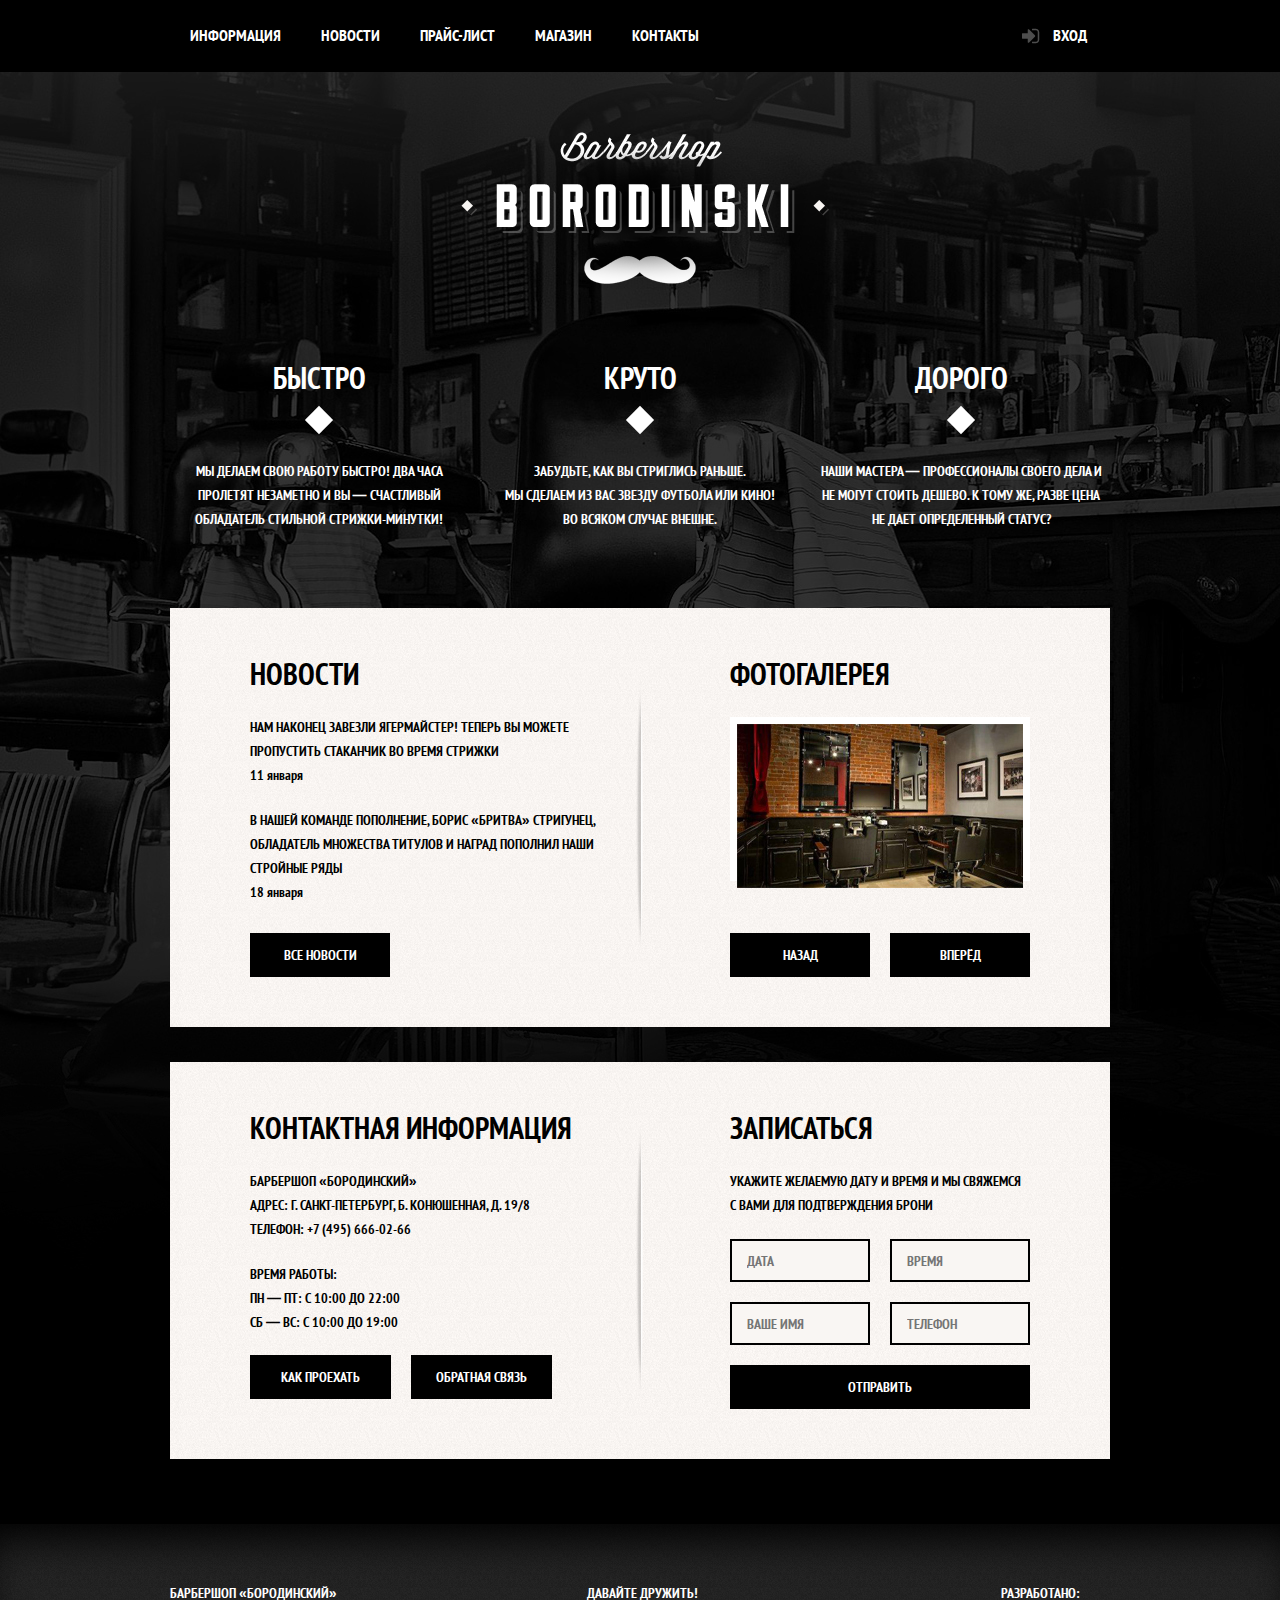
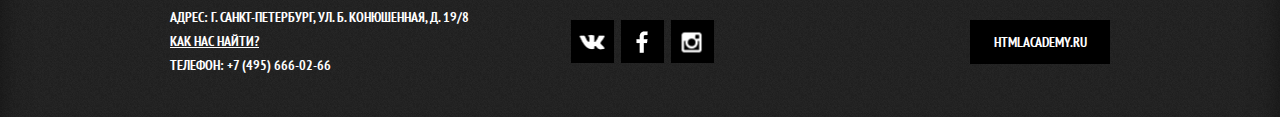
<file: index.html>
<!DOCTYPE html>
<html lang="ru">
  <head>
    <meta charset="utf-8">
    <title>HTML Academy: Барбершоп</title>
    <link rel="stylesheet" href="css/normalize.css">
    <link rel="stylesheet" href="css/style.css">
  </head>
  <body>
    <header class="main-header">
      <div class="container clearfix">
        <nav class="main-navigation">
          <ul>
            <li>
              <a href="#" title="Информация">Информация</a>
            </li>
            <li>
              <a href="#" title="Новости">Новости</a>
            </li>
            <li>
              <a href="price.html" title="Прайс-лист">Прайс-лист</a>
            </li>
            <li>
              <a href="shop.html" title="Магазин">Магазин</a>
            </li>
            <li>
              <a href="#" title="Контакты">Контакты</a>
            </li>
          </ul>
        </nav>
        <div class="user-block">
          <a class="login" href="#" title="Вход">Вход</a>
        </div>
      </div>
    </header>
    <main class="main-content container">
      <div class="index-logo">
        <img src="img/index-logo.png" width="368" height="204" alt="Барбершоп &laquo;Бородинский&raquo;">
      </div>
      <section class="features clearfix">
        <div class="features-item">
          <b class="features-name">Быстро</b>
          <p>Мы делаем свою работу быстро! Два часа пролетят незаметно и вы — счастливый обладатель стильной стрижки-минутки!</p>
        </div>
        <div class="features-item">
          <b class="features-name">Круто</b>
          <p>Забудьте, как вы стриглись раньше. <br> Мы сделаем из вас звезду футбола или кино! Во всяком случае внешне.</p>
        </div>
        <div class="features-item">
          <b class="features-name">Дорого</b>
          <p>Наши мастера — профессионалы своего дела и не могут стоить дешево. К тому же, разве цена не дает определенный статус?</p>
        </div>
      </section>
      <div class="index-content clearfix">
        <div class="index-content-left">
          <h2 class="index-content-title">Новости</h2>
          <ul class="news-preview">
            <li>
              <p>Нам наконец завезли Ягермайстер! Теперь вы можете пропустить стаканчик во время стрижки</p>
              <time datetime="2016-01-11">11 января</time>
            </li>
            <li>
              <p>В нашей команде пополнение, Борис &laquo;Бритва&raquo; Стригунец, обладатель множества титулов и наград пополнил наши стройные ряды</p>
              <time datetime="2016-01-18">18 января</time>
            </li>
          </ul>
          <a class="btn btn-all-news" href="#" title="Все новости">Все новости</a>
        </div>
        <div class="index-content-right">
          <h2 class="index-content-title">Фотогалерея</h2>
          <div class="gallery">
            <figure class="gallery-content">
              <img src="img/gallery-photo-01.jpg" width="286" height="164" alt="Фото зала">
            </figure>
            <button class="btn gallery-prev" type="button">Назад</button>
            <button class="btn gallery-next" type="button">Вперёд</button>
          </div>
        </div>
      </div>
      <div class="index-content clearfix">
        <div class="index-content-left">
          <h2 class="index-content-title">Контактная информация</h2>
          <p>
            Барбершоп &laquo;Бородинский&raquo;<br>
            Адрес: г. Санкт-Петербург, Б. Конюшенная, д. 19/8<br>
            Телефон: +7 (495) 666-02-66
          </p>
          <p>
            Время работы:<br>
            пн — пт: с 10:00 до 22:00<br>
            сб — вс: с 10:00 до 19:00
          </p>
          <a class="btn btn-map js-open-map" href="#" title="Как проехать">Как проехать</a>
          <a class="btn btn-feedback" href="#" title="Обратная связь">Обратная связь</a>
        </div>
        <div class="index-content-right">
          <h2 class="index-content-title">Записаться</h2>
          <p>Укажите желаемую дату и время и мы свяжемся с вами для подтверждения брони</p>
          <form class="appointment-form" action="https://echo.htmlacademy.ru" method="post">
            <input type="text" name="date" value="" placeholder="Дата">
            <input type="text" name="time" value="" placeholder="Время">
            <input type="text" name="name" value="" placeholder="Ваше имя">
            <input type="tel" name="phone" value="" placeholder="Телефон">
            <button class="btn" type="submit">Отправить</button>
          </form>
        </div>
      </div>
    </main>
    <footer class="main-footer">
      <div class="container clearfix">
        <section class="footer-contacts">
          Барбершоп «Бородинский»<br>
          Адрес: г. Санкт-Петербург, ул. Б. Конюшенная, д. 19/8<br>
          <a href="#" title="Как нас найти">Как нас найти?</a><br>
          Телефон: +7 (495) 666-02-66
        </section>
        <section class="footer-social">
          <p>Давайте дружить!</p>
          <a class="social-btn social-btn-vk" href="#" title="ВКонтакте">Вконтакте</a>
          <a class="social-btn social-btn-fb" href="#" title="Фейсбук">Фейсбук</a>
          <a class="social-btn social-btn-inst" href="#" title="Инстаграм">Инстаграм</a>
        </section>
        <section class="footer-copyright">
          <p>Разработано:</p>
          <a class="btn" href="https://htmlacademy.ru" title="HTML Academy">HTMLAcademy.ru</a>
        </section>
      </div>
    </footer>
    <!-- Modals
      ---------------------------------------------------------->
      <div class="modal-overlay"></div>
      <div class="modal-content">
        <button class="modal-content-close" type="button" title="Закрыть">Закрыть</button>
        <h2 class="modal-content-title">Личный кабинет</h2>
        <p>Введите свой логин и пароль.</p>
        <form class="login-form" action="https://echo.htmlacademy.ru" method="post">
          <div class="login-user">
            <input class="icon-user" type="text" name="login" placeholder="Логин">
          </div>
          <div class="login-password">
            <input class="icon-password" type="password"  name="password" placeholder="Пароль">
          </div>
          <div class="login-remember">
            <input id="login-remember" type="checkbox" name="remember" value="1">
            <label for="login-remember">Запомните меня</label>
          </div>
          <a class="login-restore" href="#" title="Перейти к восстановлению пароля">Я забыл пароль!</a>
          <button class="btn btn-login" type="submit">Войти</button>
      </div>
      <div class="modal-content-map">
        <button class="modal-content-close" type="button" title="Закрыть">Закрыть</button>
        <iframe src="https://www.google.com/maps/embed?pb=!1m18!1m12!1m3!1d1998.6037999040354!2d30.322010416394033!3d59.938716271971415!2m3!1f0!2f0!3f0!3m2!1i1024!2i768!4f13.1!3m3!1m2!1s0x4696310fca5ba729%3A0xea9c53d4493c879f!2sBolshaya+Konyushennaya+ul.%2C+19%2C+Sankt-Peterburg%2C+Russia%2C+191186!5e0!3m2!1sen!2s!4v1441888483426&" width="752" height="547" frameborder="0" style="border:0;" allowfullscreen></iframe>
      </div>
      <!-- JS
        ---------------------------------------------------------->
      <script src="js/script.js"></script>
  </body>
</html>
</file>
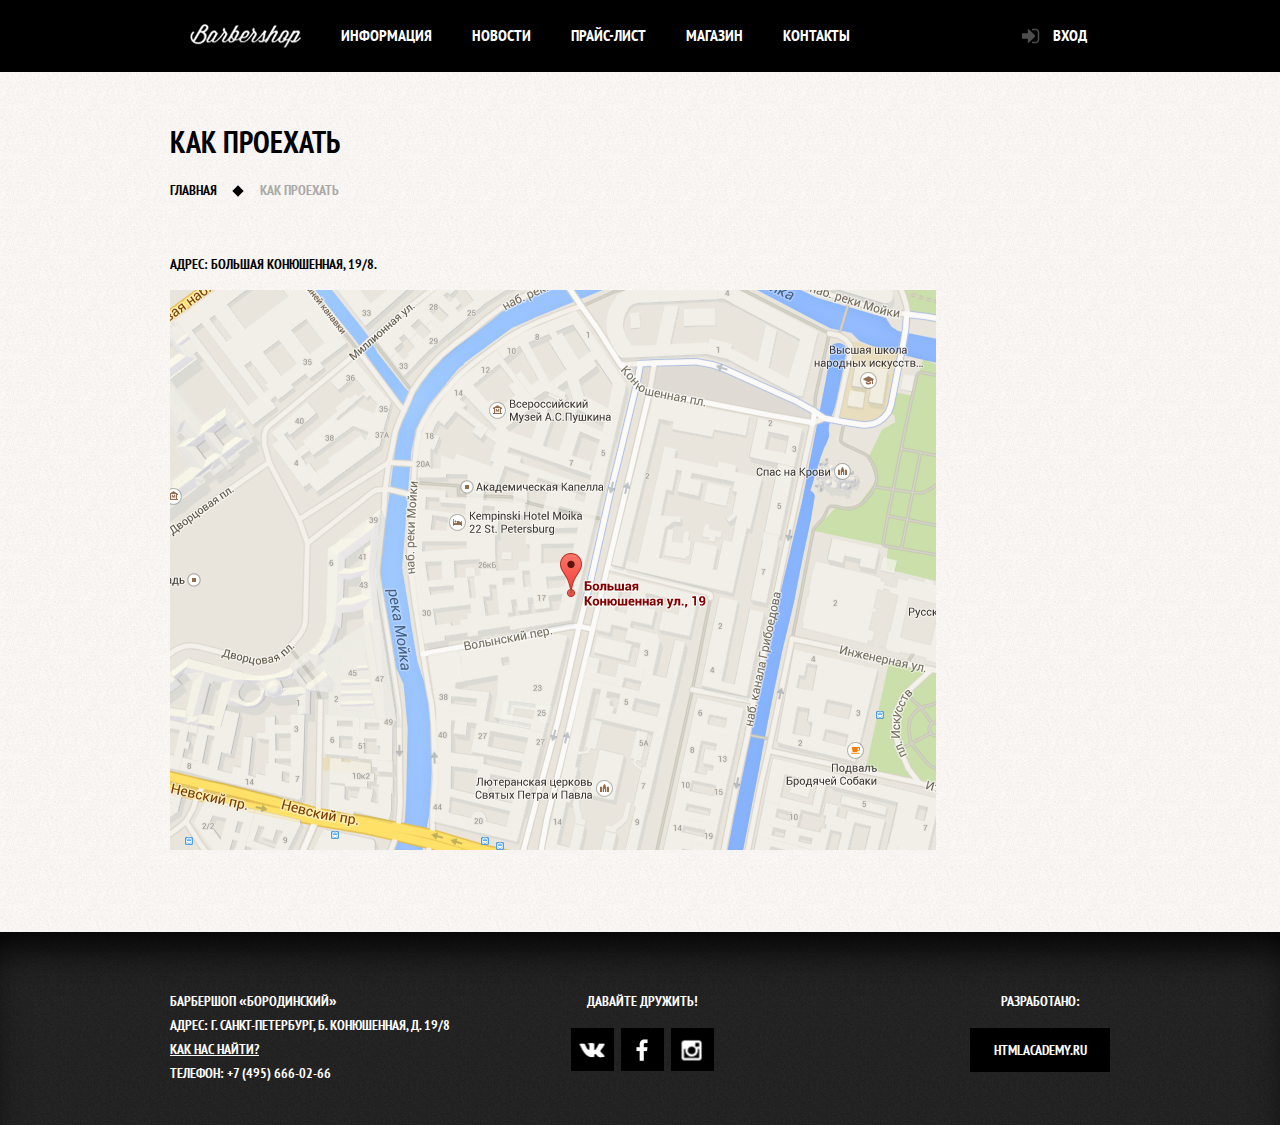
<file: contacts.html>
<!DOCTYPE html>
<html class="no-js" lang="ru">
  <head>
    <meta charset="utf-8">
    <title>Как проехать - Барбершоп</title>
    <link rel="stylesheet" href="css/normalize.css">
    <link rel="stylesheet" href="css/style.min.css">
  </head>
  <body class="inner-page">
    <header class="main-header">
      <div class="container clearfix">
        <nav class="main-navigation">
          <a class="inner-logo" href="index.html" title="На главную">
            <img src="img/inner-logo.png" width="111" height="24" alt="Барбершоп &laquo;Бородинский&raquo;">
          </a>
          <ul>
            <li>
              <a href="#" title="Информация">Информация</a>
            </li>
            <li>
              <a href="#" title="Новости">Новости</a>
            </li>
            <li>
              <a href="price.html" title="Прайс-лист">Прайс-лист</a>
            </li>
            <li>
              <a href="shop.html" title="Магазин">Магазин</a>
            </li>
            <li>
              <a href="#" title="Контакты">Контакты</a>
            </li>
          </ul>
        </nav>
        <div class="user-block">
          <a class="login" href="login.html" title="Вход">Вход</a>
        </div>
      </div>
    </header>
    <main class="main-content container">
      <h1 class="main-heading">Как проехать</h1>
      <nav class="breadcrumbs">
        <ul>
          <li>
            <a href="index.html" title="Главная">Главная</a>
          </li>
          <li>
            Как проехать
          </li>
        </ul>
      </nav>
      <div class="inner-content">
        <p>Адрес: Большая Конюшенная, 19/8.</p>
        <p><img src="img/map-img.jpg" width="766" height="560"  alt="Карта проезда"></p>
      </div>
    </main>
    <footer class="main-footer">
      <div class="container clearfix">
        <section class="footer-contacts">
          Барбершоп «Бородинский»<br>
          Адрес: г. Санкт-Петербург, Б. Конюшенная, д. 19/8<br>
          <a class="js-open-map" href="contacts.html" title="Как нас найти">Как нас найти?</a><br>
          Телефон: +7 (495) 666-02-66
        </section>
        <section class="footer-social">
          <p>Давайте дружить!</p>
          <a class="social-btn social-btn-vk" href="#" title="ВКонтакте">Вконтакте</a>
          <a class="social-btn social-btn-fb" href="#" title="Фейсбук">Фейсбук</a>
          <a class="social-btn social-btn-inst" href="#" title="Инстаграм">Инстаграм</a>
        </section>
        <section class="footer-copyright">
          <p>Разработано:</p>
          <a class="btn" href="https://htmlacademy.ru" title="HTML Academy">HTMLAcademy.ru</a>
        </section>
      </div>
    </footer>
  </body>
</html>
</file>
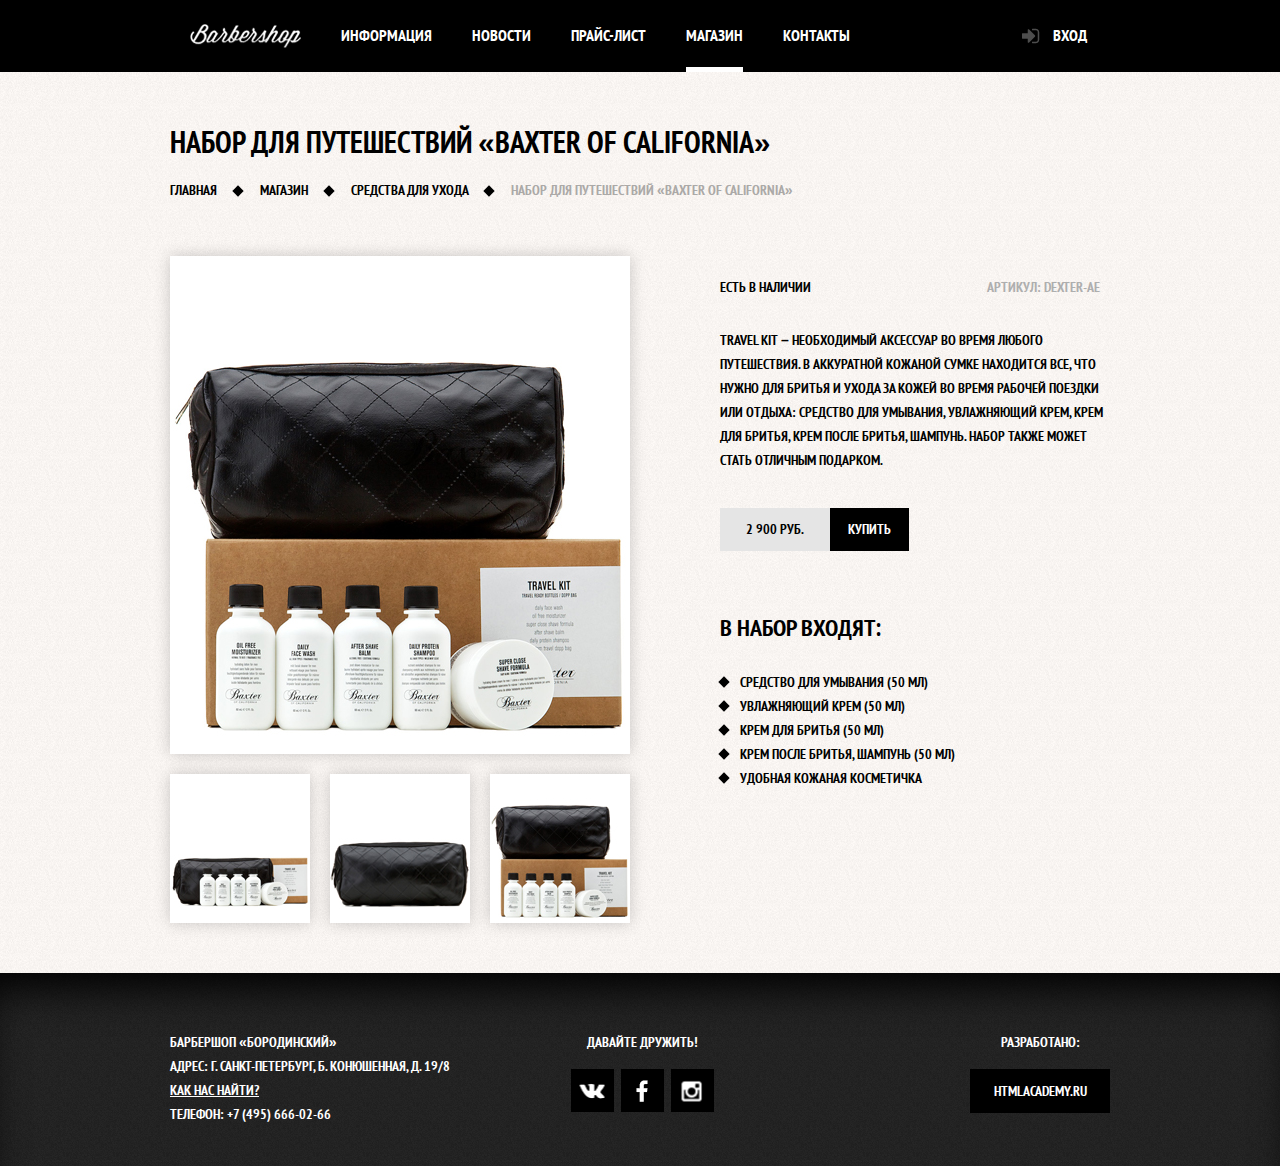
<file: item.html>
<!DOCTYPE html>
<html lang="ru">
  <head>
    <meta charset="utf-8">
    <title>Набор для путешествий «Baxter of California» - Барбершоп</title>
    <link rel="stylesheet" href="css/normalize.css">
    <link rel="stylesheet" href="css/style.css">
  </head>
  <body class="inner-page">
    <header class="main-header">
      <div class="container clearfix">
        <nav class="main-navigation">
          <a class="inner-logo" href="index.html" title="На главную">
            <img src="img/inner-logo.png" width="111" height="24" alt="Барбершоп &laquo;Бородинский&raquo;">
          </a>
          <ul>
            <li>
              <a href="#" title="Информация">Информация</a>
            </li>
            <li>
              <a href="#" title="Новости">Новости</a>
            </li>
            <li>
              <a href="price.html" title="Прайс-лист">Прайс-лист</a>
            </li>
            <li class="is-active">
              <a href="shop.html" title="Магазин">Магазин</a>
            </li>
            <li>
              <a href="#" title="Контакты">Контакты</a>
            </li>
          </ul>
        </nav>
        <div class="user-block">
          <a class="login" href="#" title="Вход">Вход</a>
        </div>
      </div>
    </header>
    <main class="main-content container">
      <h1 class="main-heading">Набор для путешествий &laquo;Baxter of California&raquo;</h1>
      <nav class="breadcrumbs">
        <ul>
          <li>
            <a href="index.html" title="Главная">Главная</a>
          </li>
          <li>
            <a href="shop.html" title="Магазин">Магазин</a>
          </li>
          <li>
            <a href="#" title="Средства для ухода">Средства для ухода</a>
          </li>
          <li>
            Набор для путешествий &laquo;Baxter of California&raquo;
          </li>
        </ul>
      </nav>
      <div class="inner-content product-content clearfix">
        <div class="inner-content-column-left product-showcase clearfix">
            <div class="large-image">
              <img src="img/product-showcase-large-image.jpg" width="460" height="498" alt="Travel kit &laquo;Baxter of California&raquo;">
            </div>
            <div class="small-image">
              <img src="img/product-showcase-small-image-01.jpg" width="140" height="149" alt="Travel kit &laquo;Baxter of California&raquo;">
            </div>
            <div class="small-image">
              <img src="img/product-showcase-small-image-02.jpg" width="140" height="149" alt="Travel kit &laquo;Baxter of California&raquo;">
            </div>
            <div class="small-image">
              <img src="img/product-showcase-small-image-03.jpg" width="140" height="149" alt="Travel kit &laquo;Baxter of California&raquo;">
            </div>
        </div>
        <div class="inner-content-column-right product-info">
            <div class="product-extra clearfix">
              <p class="product-availability">Есть в наличии</p>
              <p class="product-article">Артикул: Dexter-AE</p>
            </div>
            <div class="product-description">
              <p>Travel Kit – необходимый аксессуар во время любого путешествия. В аккуратной кожаной сумке находится все, что нужно для бритья и ухода за кожей во время рабочей поездки или отдыха: средство для умывания, увлажняющий крем, крем для бритья, крем после бритья, шампунь. Набор также может стать отличным подарком.</p>
            </div>
            <div class="product-price">
              <span class="value">2 900 руб.</span>
              <a class="btn" href="#" title="Купить">Купить</a>
            </div>
            <div class="product-features">
              <h2>В набор входят:</h2>
              <ul class="custom-list custom-list-2">
                <li>Средство для умывания (50 мл)</li>
                <li>Увлажняющий крем (50 мл)</li>
                <li>Крем для бритья (50 мл)</li>
                <li>Крем после бритья, шампунь (50 мл)</li>
                <li>Удобная кожаная косметичка</li>
              </ul>
            </div>
        </div>
      </div>
    </main>
    <footer class="main-footer">
      <div class="container clearfix">
        <section class="footer-contacts">
          Барбершоп «Бородинский»<br>
          Адрес: г. Санкт-Петербург, Б. Конюшенная, д. 19/8<br>
          <a href="#" title="Как нас найти">Как нас найти?</a><br>
          Телефон: +7 (495) 666-02-66
        </section>
        <section class="footer-social">
          <p>Давайте дружить!</p>
          <a class="social-btn social-btn-vk" href="#" title="ВКонтакте">Вконтакте</a>
          <a class="social-btn social-btn-fb" href="#" title="Фейсбук">Фейсбук</a>
          <a class="social-btn social-btn-inst" href="#" title="Инстаграм">Инстаграм</a>
        </section>
        <section class="footer-copyright">
          <p>Разработано:</p>
          <a class="btn" href="https://htmlacademy.ru" title="HTML Academy">HTMLAcademy.ru</a>
        </section>
      </div>
    </footer>
    <!-- Modals
      ---------------------------------------------------------->
      <div class="modal-overlay"></div>
      <div class="modal-content">
        <button class="modal-content-close" type="button" title="Закрыть">Закрыть</button>
        <h2 class="modal-content-title">Личный кабинет</h2>
        <p>Введите свой логин и пароль.</p>
        <form class="login-form" action="https://echo.htmlacademy.ru" method="post">
          <div class="login-user">
            <input class="icon-user" type="text" name="login" placeholder="Логин">
          </div>
          <div class="login-password">
            <input class="icon-password" type="password"  name="password" placeholder="Пароль">
          </div>
          <div class="login-remember">
            <input id="login-remember" type="checkbox" name="remember" value="1">
            <label for="login-remember">Запомните меня</label>
          </div>
          <a class="login-restore" href="#" title="Перейти к восстановлению пароля">Я забыл пароль!</a>
          <button class="btn btn-login" type="submit">Войти</button>
      </div>
      <div class="modal-content-map">
        <button class="modal-content-close" type="button" title="Закрыть">Закрыть</button>
        <div id="yandex-map"></div>
      </div>
      <!-- JS
        ---------------------------------------------------------->
      <script src="js/script.js"></script>
  </body>
</html>
</file>
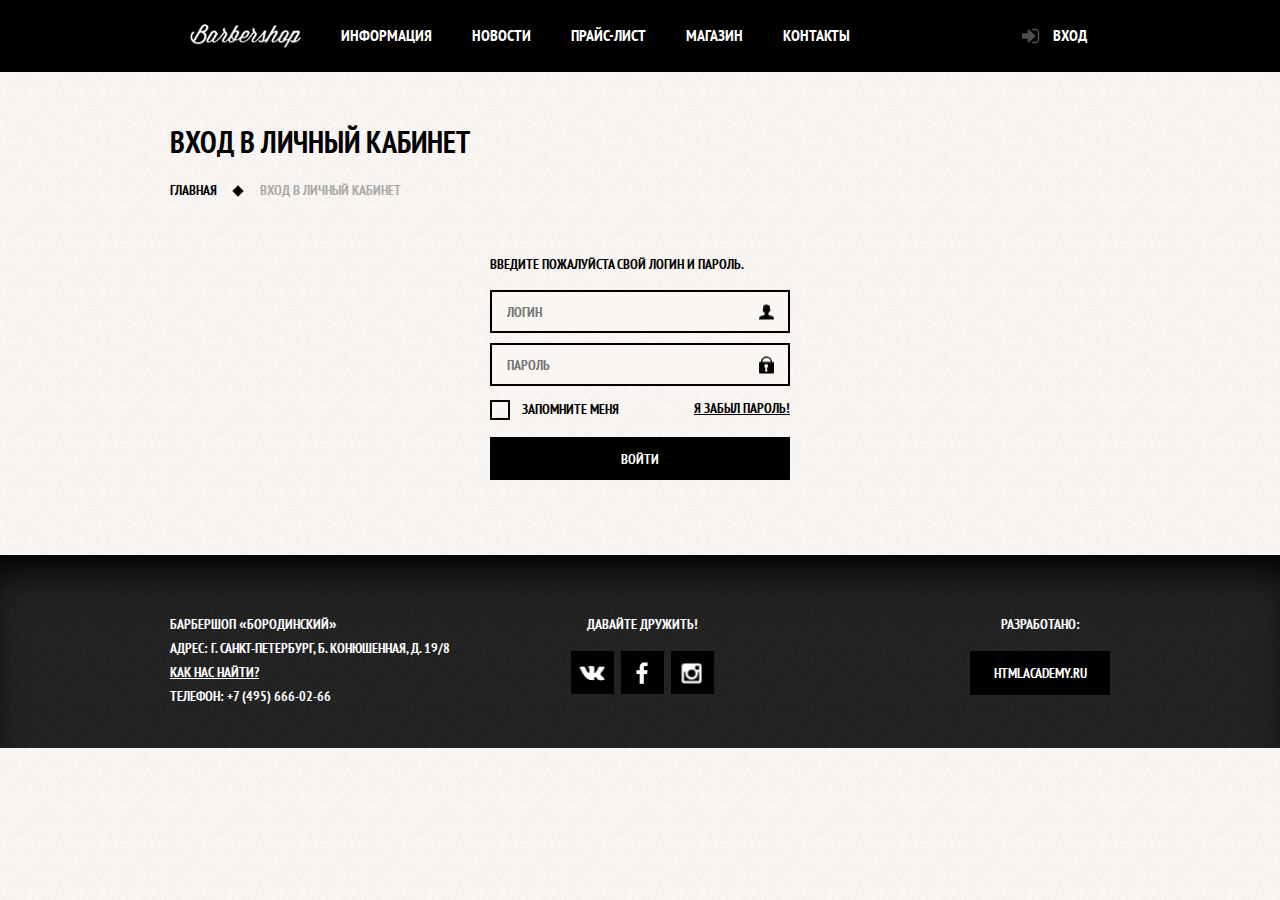
<file: login.html>
<!DOCTYPE html>
<html class="no-js" lang="ru">
  <head>
    <meta charset="utf-8">
    <title>Вход - Барбершоп</title>
    <link rel="stylesheet" href="css/normalize.css">
    <link rel="stylesheet" href="css/style.min.css">
  </head>
  <body class="inner-page">
    <header class="main-header">
      <div class="container clearfix">
        <nav class="main-navigation">
          <a class="inner-logo" href="index.html" title="На главную">
            <img src="img/inner-logo.png" width="111" height="24" alt="Барбершоп &laquo;Бородинский&raquo;">
          </a>
          <ul>
            <li>
              <a href="#" title="Информация">Информация</a>
            </li>
            <li>
              <a href="#" title="Новости">Новости</a>
            </li>
            <li>
              <a href="price.html" title="Прайс-лист">Прайс-лист</a>
            </li>
            <li>
              <a href="shop.html" title="Магазин">Магазин</a>
            </li>
            <li>
              <a href="#" title="Контакты">Контакты</a>
            </li>
          </ul>
        </nav>
        <div class="user-block">
          <a class="login" href="login.html" title="Вход">Вход</a>
        </div>
      </div>
    </header>
    <main class="main-content container">
      <h1 class="main-heading">Вход в личный кабинет</h1>
      <nav class="breadcrumbs">
        <ul>
          <li>
            <a href="index.html" title="Главная">Главная</a>
          </li>
          <li>
            Вход в личный кабинет
          </li>
        </ul>
      </nav>
      <div class="inner-content">
        <form class="login-form" action="https://echo.htmlacademy.ru" method="post">
          <p>Введите пожалуйста свой логин и пароль.</p>
          <div class="login-user">
            <input class="icon-user" type="text" name="login" placeholder="Логин">
          </div>
          <div class="login-password">
            <input class="icon-password" type="password"  name="password" placeholder="Пароль">
          </div>
          <div class="login-remember">
            <input id="login-remember" type="checkbox" name="remember" value="1">
            <label for="login-remember">Запомните меня</label>
          </div>
          <a class="login-restore" href="#" title="Перейти к восстановлению пароля">Я забыл пароль!</a>
          <button class="btn btn-login" type="submit">Войти</button>
        </form>
      </div>
    </main>
    <footer class="main-footer">
      <div class="container clearfix">
        <section class="footer-contacts">
          Барбершоп «Бородинский»<br>
          Адрес: г. Санкт-Петербург, Б. Конюшенная, д. 19/8<br>
          <a class="js-open-map" href="contacts.html" title="Как нас найти">Как нас найти?</a><br>
          Телефон: +7 (495) 666-02-66
        </section>
        <section class="footer-social">
          <p>Давайте дружить!</p>
          <a class="social-btn social-btn-vk" href="#" title="ВКонтакте">Вконтакте</a>
          <a class="social-btn social-btn-fb" href="#" title="Фейсбук">Фейсбук</a>
          <a class="social-btn social-btn-inst" href="#" title="Инстаграм">Инстаграм</a>
        </section>
        <section class="footer-copyright">
          <p>Разработано:</p>
          <a class="btn" href="https://htmlacademy.ru" title="HTML Academy">HTMLAcademy.ru</a>
        </section>
      </div>
    </footer>
  </body>
</html>
</file>
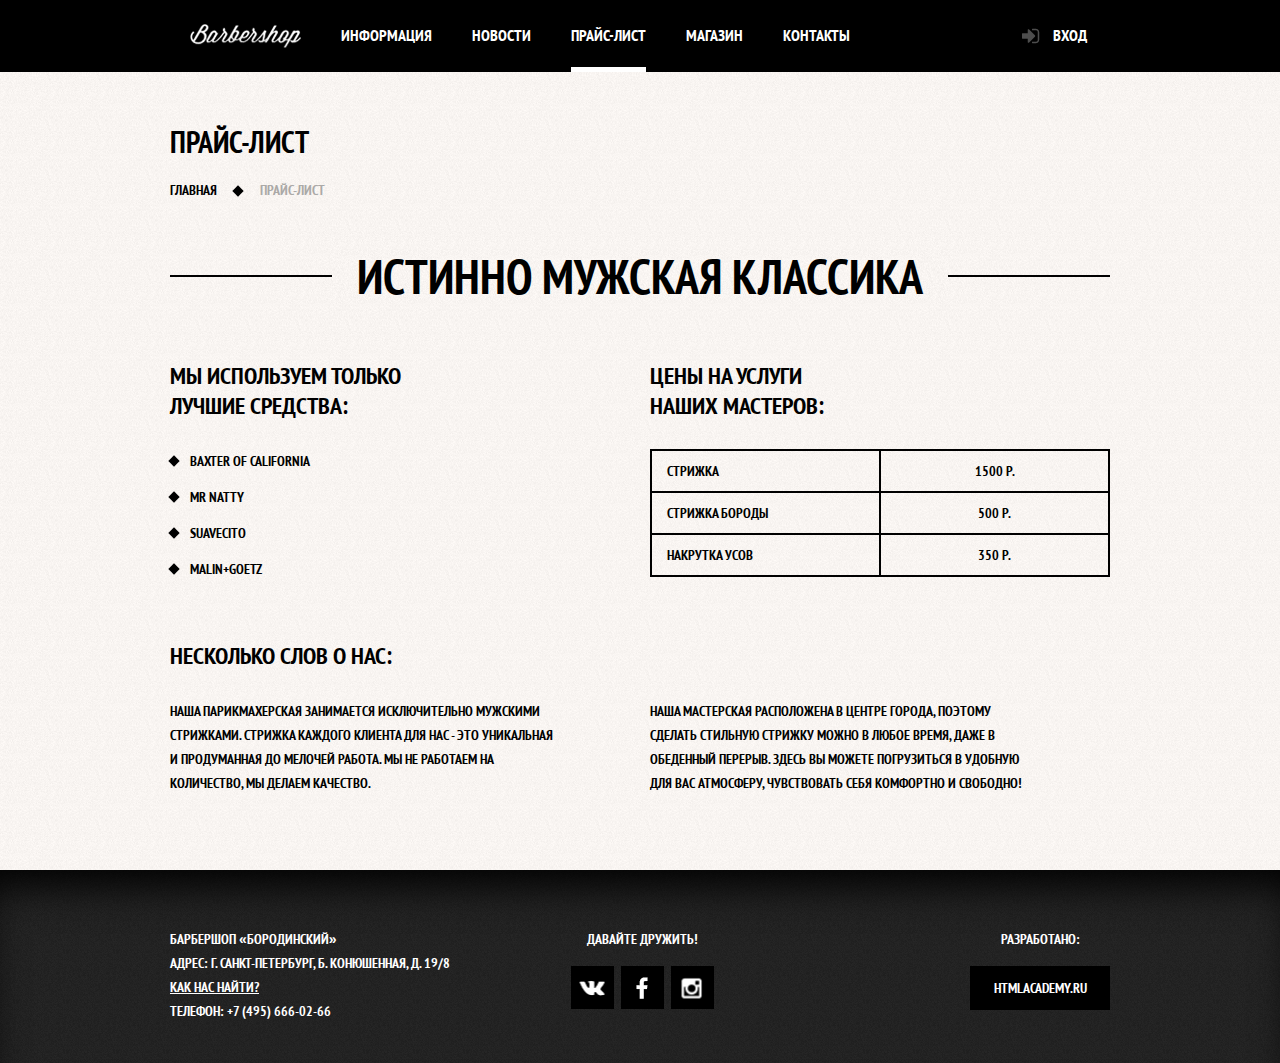
<file: price.html>
<!DOCTYPE html>
<html lang="ru">
  <head>
    <meta charset="utf-8">
    <title>Прайс-лист - Барбершоп</title>
    <link rel="stylesheet" href="css/normalize.css">
    <link rel="stylesheet" href="css/style.css">
  </head>
  <body class="inner-page">
    <header class="main-header">
      <div class="container clearfix">
        <nav class="main-navigation">
          <a class="inner-logo" href="index.html" title="На главную">
            <img src="img/inner-logo.png" width="111" height="24" alt="Барбершоп &laquo;Бородинский&raquo;">
          </a>
          <ul>
            <li>
              <a href="#" title="Информация">Информация</a>
            </li>
            <li>
              <a href="#" title="Новости">Новости</a>
            </li>
            <li class="is-active">
              <a>Прайс-лист</a>
            </li>
            <li>
              <a href="shop.html" title="Магазин">Магазин</a>
            </li>
            <li>
              <a href="#" title="Контакты">Контакты</a>
            </li>
          </ul>
        </nav>
        <div class="user-block">
          <a class="login" href="#" title="Вход">Вход</a>
        </div>
      </div>
    </header>
    <main class="main-content container">
      <h1 class="main-heading">Прайс-лист</h1>
      <nav class="breadcrumbs">
        <ul>
          <li>
            <a href="index.html" title="Главная">Главная</a>
          </li>
          <li>
            Прайс-лист
          </li>
        </ul>
      </nav>
      <div class="inner-content">
          <div class="big-heading">
            <h2>Истинно мужская классика</h2>
          </div>
          <div class="inner-content-colums clearfix">
            <div class="inner-content-column-left">
              <h2>Мы используем только <br> лучшие средства:</h2>
              <ul class="custom-list custom-list-1">
                <li>Baxter of California</li>
                <li>Mr Natty</li>
                <li>Suavecito</li>
                <li>Malin+Goetz</li>
              </ul>
            </div>
            <div class="inner-content-column-right">
              <h2>Цены на услуги <br> наших мастеров:</h2>
              <table class="prices-table">
                <tr>
                  <td>Стрижка</td>
                  <td>1500 р.</td>
                </tr>
                <tr>
                  <td>Стрижка бороды</td>
                  <td>500 Р.</td>
                </tr>
                <tr>
                  <td>Накрутка усов</td>
                  <td>350 р.</td>
                </tr>
              </table>
            </div>
          </div>
          <div class="inner-content-columns clearfix">
            <h2>Несколько слов о нас:</h2>
            <div class="inner-content-column-left">
              <p class="short-text">Наша парикмахерская занимается исключительно мужскими стрижками. Стрижка каждого клиента для нас - это уникальная и продуманная до мелочей работа. Мы не работаем на количество, мы делаем качество.</p>
            </div>
            <div class="inner-content-column-right">
              <p class="short-text">Наша мастерская расположена в центре города, поэтому сделать стильную стрижку можно в любое время, даже в обеденный перерыв. Здесь вы можете погрузиться в удобную для вас атмосферу, чувствовать себя комфортно и свободно!</p>
          </div>
        </div>
      </div>
    </main>
    <footer class="main-footer">
      <div class="container clearfix">
        <section class="footer-contacts">
          Барбершоп «Бородинский»<br>
          Адрес: г. Санкт-Петербург, Б. Конюшенная, д. 19/8<br>
          <a href="#" title="Как нас найти">Как нас найти?</a><br>
          Телефон: +7 (495) 666-02-66
        </section>
        <section class="footer-social">
          <p>Давайте дружить!</p>
          <a class="social-btn social-btn-vk" href="#" title="ВКонтакте">Вконтакте</a>
          <a class="social-btn social-btn-fb" href="#" title="Фейсбук">Фейсбук</a>
          <a class="social-btn social-btn-inst" href="#" title="Инстаграм">Инстаграм</a>
        </section>
        <section class="footer-copyright">
          <p>Разработано:</p>
          <a class="btn" href="https://htmlacademy.ru" title="HTML Academy">HTMLAcademy.ru</a>
        </section>
      </div>
    </footer>
    <!-- Modals
      ---------------------------------------------------------->
      <div class="modal-overlay"></div>
      <div class="modal-content">
        <button class="modal-content-close" type="button" title="Закрыть">Закрыть</button>
        <h2 class="modal-content-title">Личный кабинет</h2>
        <p>Введите свой логин и пароль.</p>
        <form class="login-form" action="https://echo.htmlacademy.ru" method="post">
          <div class="login-user">
            <input class="icon-user" type="text" name="login" placeholder="Логин">
          </div>
          <div class="login-password">
            <input class="icon-password" type="password"  name="password" placeholder="Пароль">
          </div>
          <div class="login-remember">
            <input id="login-remember" type="checkbox" name="remember" value="1">
            <label for="login-remember">Запомните меня</label>
          </div>
          <a class="login-restore" href="#" title="Перейти к восстановлению пароля">Я забыл пароль!</a>
          <button class="btn btn-login" type="submit">Войти</button>
      </div>
      <div class="modal-content-map">
        <button class="modal-content-close" type="button" title="Закрыть">Закрыть</button>
        <div id="yandex-map"></div>
      </div>
      <!-- JS
        ---------------------------------------------------------->
      <script src="js/script.js"></script>
  </body>
</html>
</file>
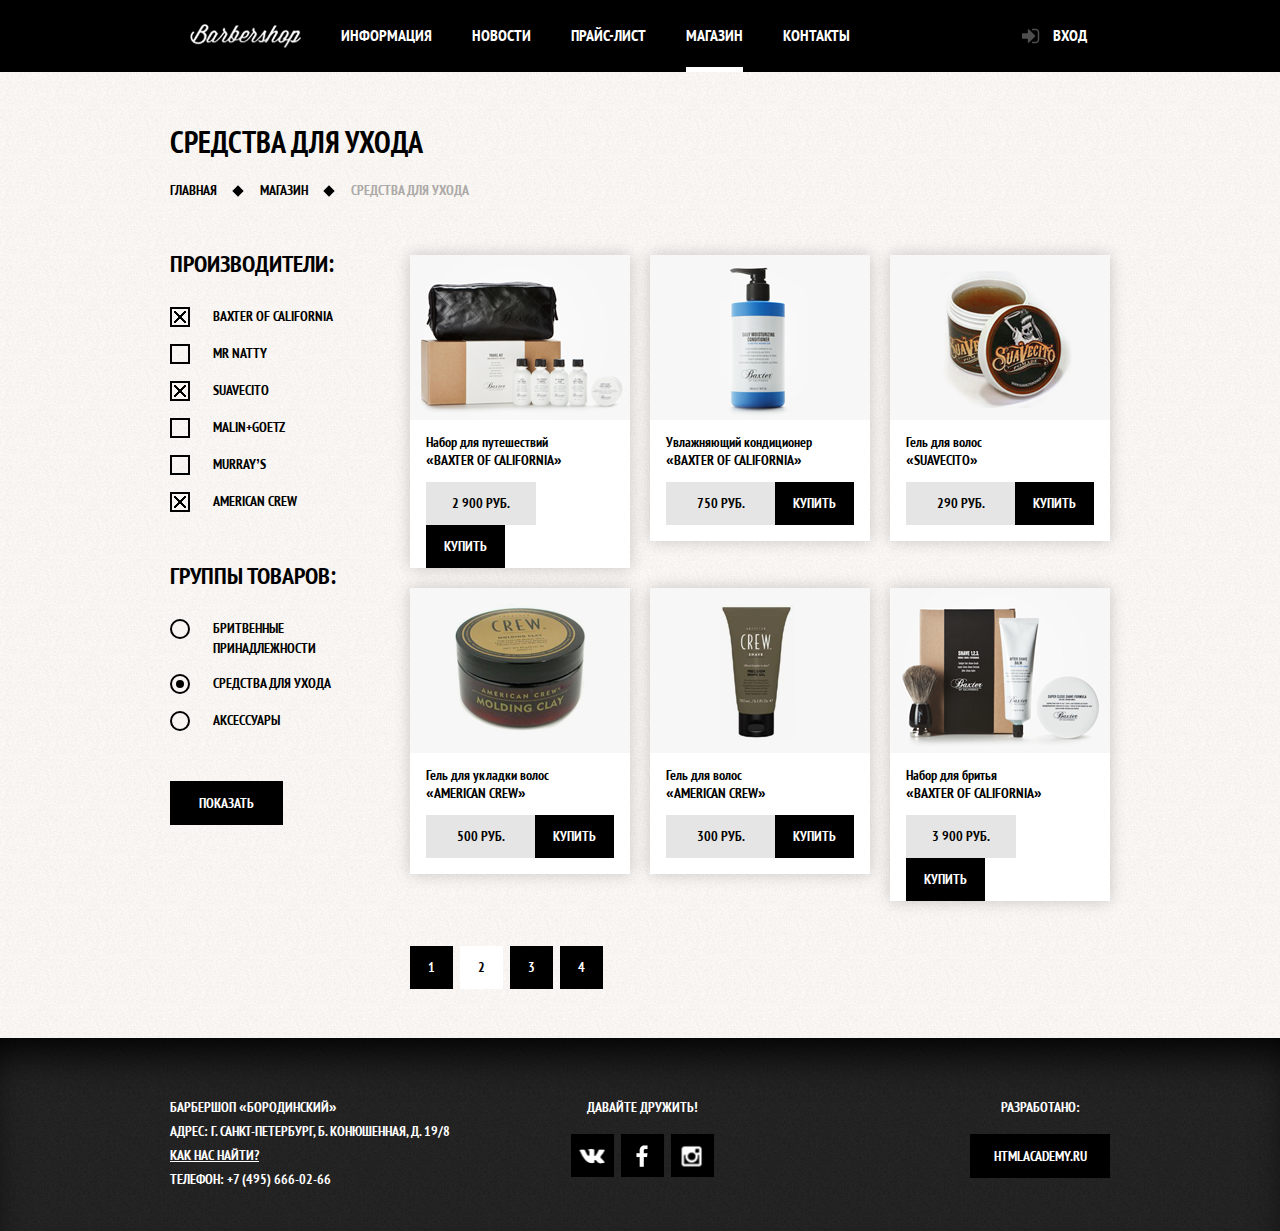
<file: shop.html>
<!DOCTYPE html>
<html lang="ru">
  <head>
    <meta charset="utf-8">
    <title>Средства для ухода - Барбершоп</title>
    <link rel="stylesheet" href="css/normalize.css">
    <link rel="stylesheet" href="css/style.css">
  </head>
  <body class="inner-page">
    <header class="main-header">
      <div class="container clearfix">
        <nav class="main-navigation">
          <a class="inner-logo" href="index.html" title="На главную">
            <img src="img/inner-logo.png" width="111" height="24" alt="Барбершоп &laquo;Бородинский&raquo;">
          </a>
          <ul>
            <li>
              <a href="#" title="Информация">Информация</a>
            </li>
            <li>
              <a href="#" title="Новости">Новости</a>
            </li>
            <li>
              <a href="price.html" title="Прайс-лист">Прайс-лист</a>
            </li>
            <li class="is-active">
              <a href="shop.html" title="Магазин">Магазин</a>
            </li>
            <li>
              <a href="#" title="Контакты">Контакты</a>
            </li>
          </ul>
        </nav>
        <div class="user-block">
          <a class="login" href="#" title="Вход">Вход</a>
        </div>
      </div>
    </header>
    <main class="main-content container">
      <h1 class="main-heading">Средства для ухода</h1>
      <nav class="breadcrumbs">
        <ul>
          <li>
            <a href="index.html" title="Главная">Главная</a>
          </li>
          <li>
            <a href="shop.html" title="Магазин">Магазин</a>
          </li>
          <li>
            Средства для ухода
          </li>
        </ul>
      </nav>
      <div class="catalog clearfix">
        <aside class="catalog-filters">
          <form action="/" method="get">
            <fieldset class="manufacturers">
              <legend>Производители:</legend>
              <ul>
                <li>
                  <input id="manufacturer-1" name="manufacturer" type="checkbox" value="Baxter of California" checked>
                  <label for="manufacturer-1">Baxter of California</label>
                </li>
                <li>
                  <input id="manufacturer-2" name="manufacturer" type="checkbox" value="Mr Natty">
                  <label for="manufacturer-2">Mr Natty</label>
                </li>
                <li>
                  <input id="manufacturer-3" name="manufacturer" type="checkbox" value="Suavecito" checked>
                  <label for="manufacturer-3">Suavecito</label>
                </li>
                <li>
                  <input id="manufacturer-4" name="manufacturer" type="checkbox" value="Malin+Goetz">
                  <label for="manufacturer-4">Malin+Goetz</label>
                </li>
                <li>
                  <input id="manufacturer-5" name="manufacturer" type="checkbox" value="Murray’s">
                  <label for="manufacturer-5">Murray’s</label>
                </li>
                <li>
                  <input id="manufacturer-6" name="manufacturer" type="checkbox" value="American Crew" checked>
                  <label for="manufacturer-6">American Crew</label>
                </li>
              </ul>
            </fieldset>
            <fieldset class="products-groups">
              <legend>Группы товаров:</legend>
              <ul>
                <li>
                  <input id="products-group-1" type="radio" name="products-group" value="1">
                  <label for="products-group-1">Бритвенные <br> принадлежности</label>
                </li>
                <li>
                  <input id="products-group-2" type="radio" name="products-group" value="2" checked>
                  <label for="products-group-2">Средства для ухода</label>
                </li>
                <li>
                  <input id="products-group-3" type="radio" name="products-group" value="3">
                  <label for="products-group-3">Аксессуары</label>
                </li>
              </ul>
            </fieldset>
            <button class="btn" type="submit">Показать</button>
          </form>
        </aside>
        <div class="catalog-items">
          <div class="products">
            <article class="product">
              <a class="product-thumb" href="item.html" title="Перейти на страницу товара">
                <img src="img/products-thumb-01.jpg" width="220" height="165" alt="Набор для путешествий &laquo;Baxter of California&raquo;">
              </a>
              <h2 class="product-title">
                <a href="item.html" title="Перейти на страницу товара">
                  <span class="type">Набор для путешествий</span>
                  <span class="name">&laquo;Baxter of California&raquo;</span>
                </a>
              </h2>
              <div class="product-price">
                <span class="value">2 900 руб.</span>
                <a class="btn" href="#" title="Купить">Купить</a>
              </div>
            </article>
            <article class="product">
              <a class="product-thumb" href="#" title="Перейти на страницу товара">
                <img src="img/products-thumb-02.jpg" width="220" height="165" alt="Увлажняющий кондиционер &laquo;Baxter of California&raquo;">
              </a>
              <h2 class="product-title">
                <a href="#" title="Перейти на страницу товара">
                  <span class="type">Увлажняющий кондиционер</span>
                  <span class="name">&laquo;Baxter of California&raquo;</span>
                </a>
              </h2>
              <div class="product-price">
                <span class="value">750 руб.</span>
                <a class="btn" href="#" title="Купить">Купить</a>
              </div>
            </article>
            <article class="product">
              <a class="product-thumb" href="#" title="Перейти на страницу товара">
                <img src="img/products-thumb-03.jpg" width="220" height="165" alt="Гель для волос &laquo;Suavecito&raquo;">
              </a>
              <h2 class="product-title">
                <a href="#" title="Перейти на страницу товара">
                  <span class="type">Гель для волос</span>
                  <span class="name">&laquo;Suavecito&raquo;</span>
                </a>
              </h2>
              <div class="product-price">
                <span class="value">290 руб.</span>
                <a class="btn" href="#" title="Купить">Купить</a>
              </div>
            </article>
            <article class="product">
              <a class="product-thumb" href="#" title="Перейти на страницу товара">
                <img src="img/products-thumb-04.jpg" width="220" height="165" alt="Гель для укладки волос &laquo;American Crew&raquo;">
              </a>
              <h2 class="product-title">
                <a href="#" title="Перейти на страницу товара">
                  <span class="type">Гель для укладки волос</span>
                  <span class="name">&laquo;American Crew&raquo;</span>
                </a>
              </h2>
              <div class="product-price">
                <span class="value">500 руб.</span>
                <a class="btn" href="#" title="Купить">Купить</a>
              </div>
            </article>
            <article class="product">
              <a class="product-thumb" href="#" title="Перейти на страницу товара">
                <img src="img/products-thumb-05.jpg" width="220" height="165" alt="Гель для волос &laquo;American Crew&raquo;">
              </a>
              <h2 class="product-title">
                <a href="#" title="Перейти на страницу товара">
                  <span class="type">Гель для волос</span>
                  <span class="name">&laquo;American Crew&raquo;</span>
                </a>
              </h2>
              <div class="product-price">
                <span class="value">300 руб.</span>
                <a class="btn" href="#" title="Купить">Купить</a>
              </div>
            </article>
            <article class="product">
              <a class="product-thumb" href="#" title="Перейти на страницу товара">
                <img src="img/products-thumb-06.jpg" width="220" height="165" alt="Набор для бритья &laquo;Baxter of California&raquo;">
              </a>
              <h2 class="product-title">
                <a href="#" title="Перейти на страницу товара">
                  <span class="type">Набор для бритья</span>
                  <span class="name">&laquo;Baxter of California&raquo;</span>
                </a>
              </h2>
              <div class="product-price">
                <span class="value">3 900 руб.</span>
                <a class="btn" href="#" title="Купить">Купить</a>
              </div>
            </article>
          </div>
          <ul class="pagination">
            <li>
              <a href="#">1</a>
            </li>
            <li class="is-active">
              2
            </li>
            <li>
              <a href="#">3</a>
            </li>
            <li>
              <a href="#">4</a>
            </li>
          </ul>
        </div>
      </div>
    </main>
    <footer class="main-footer">
      <div class="container clearfix">
        <section class="footer-contacts">
          Барбершоп «Бородинский»<br>
          Адрес: г. Санкт-Петербург, Б. Конюшенная, д. 19/8<br>
          <a href="#" title="Как нас найти">Как нас найти?</a><br>
          Телефон: +7 (495) 666-02-66
        </section>
        <section class="footer-social">
          <p>Давайте дружить!</p>
          <a class="social-btn social-btn-vk" href="#" title="ВКонтакте">Вконтакте</a>
          <a class="social-btn social-btn-fb" href="#" title="Фейсбук">Фейсбук</a>
          <a class="social-btn social-btn-inst" href="#" title="Инстаграм">Инстаграм</a>
        </section>
        <section class="footer-copyright">
          <p>Разработано:</p>
          <a class="btn" href="https://htmlacademy.ru" title="HTML Academy">HTMLAcademy.ru</a>
        </section>
      </div>
    </footer>
    <!-- Modals
      ---------------------------------------------------------->
      <div class="modal-overlay"></div>
      <div class="modal-content">
        <button class="modal-content-close" type="button" title="Закрыть">Закрыть</button>
        <h2 class="modal-content-title">Личный кабинет</h2>
        <p>Введите свой логин и пароль.</p>
        <form class="login-form" action="https://echo.htmlacademy.ru" method="post">
          <div class="login-user">
            <input class="icon-user" type="text" name="login" placeholder="Логин">
          </div>
          <div class="login-password">
            <input class="icon-password" type="password"  name="password" placeholder="Пароль">
          </div>
          <div class="login-remember">
            <input id="login-remember" type="checkbox" name="remember" value="1">
            <label for="login-remember">Запомните меня</label>
          </div>
          <a class="login-restore" href="#" title="Перейти к восстановлению пароля">Я забыл пароль!</a>
          <button class="btn btn-login" type="submit">Войти</button>
      </div>
      <div class="modal-content-map">
        <button class="modal-content-close" type="button" title="Закрыть">Закрыть</button>
        <div id="yandex-map"></div>
      </div>
      <!-- JS
        ---------------------------------------------------------->
      <script src="js/script.js"></script>
  </body>
</html>
</file>
<file: css/style.css>
@charset "UTF-8";

/*! The main stylesheet for the Barbershop project */

@font-face {
  font-family: "PT Sans Narrow";
  font-style: normal;
  font-weight: 400;
  src: url("../fonts/ptsansnarrow.woff2") format("woff2"),
       url("../fonts/ptsansnarrow.woff") format("woff");
}

@font-face {
  font-family: "PT Sans Narrow";
  font-style: normal;
  font-weight: 700;
  src: url("../fonts/ptsansnarrowbold.woff2") format("woff2"),
       url("../fonts/ptsansnarrowbold.woff") format("woff");
}

/* Icon sprite */
.sprite {
  background-image: url("../img/sprite.png");
  background-repeat: no-repeat;
  display: block;
}

.sprite-icon-checkbox-cross {
  background-position: -5px -5px;
  height: 12px;
  width: 12px;
}

.sprite-icon-facebook {
  background-position: -27px -5px;
  height: 22px;
  width: 12px;
}

.sprite-icon-facebook-hovered {
  background-position: -49px -5px;
  height: 22px;
  width: 12px;
}

.sprite-icon-instagram {
  background-position: -5px -37px;
  height: 21px;
  width: 21px;
}

.sprite-icon-instagram-hovered {
  background-position: -36px -37px;
  height: 21px;
  width: 21px;
}

.sprite-icon-lock {
  background-position: -67px -37px;
  height: 17px;
  width: 15px;
}

.sprite-icon-login {
  background-position: -71px -5px;
  height: 16px;
  width: 18px;
}

.sprite-icon-user {
  background-position: -92px -31px;
  height: 15px;
  width: 15px;
}

.sprite-icon-vkontakte {
  background-position: -67px -64px;
  height: 16px;
  width: 25px;
}

.sprite-icon-vkontakte-hovered {
  background-position: -5px -90px;
  height: 16px;
  width: 25px;
}

/* Apply a natural box layout model to all elements, but allowing components to change */
html {
  -webkit-box-sizing: border-box;
          box-sizing: border-box;
}

*, *:before, *:after {
  -webkit-box-sizing: inherit;
          box-sizing: inherit;
}

html, body {
  margin: 0;
  min-width: 960px;
  padding: 0;
}

body {
  background: #000 url("../img/index-bg.jpg") center top no-repeat;
  color: #fff;
  font-family: "PT Sans Narrow", Arial, sans-serif;
  font-size: 14px;
  font-weight: 700;
  line-height: 1.71428571;
  text-transform: uppercase;
}

.inner-page {
  background: #f8f3f0 url("../img/light-pattern-bg.jpg") repeat;
  color: #000;
}

.clearfix::after {
  clear: both;
  content: "";
  display: table;
}

.container {
  margin: 0 auto;
  padding: 0 10px;
  width: 960px;
}

.first-heading {
  font-size: 30px;
  line-height: 1.4;
}

.second-heading {
  font-size: 24px;
  line-height: 1.25;
}

.btn {
  background-color: #000;
  border: none;
  color: #fff;
  cursor: pointer;
  display: inline-block;
  font-family: "PT Sans Narrow", Arial, sans-serif;
  font-size: 14px;
  font-weight: 700;
  line-height: 24px;
  margin-right: 16px;
  padding: 10px 33px;
  text-align: center;
  text-decoration: none;
  text-transform: uppercase;
  vertical-align: top;
}

.btn:hover,
.btn:active {
  background-color: #663d15;
}

.btn.disabled,
.btn:disabled {
  cursor: default;
  opacity: 0.5;
}

.btn.disabled:hover,
.btn:disabled:hover {
  background-color: #000;
}

input[type="checkbox"],
input[type="radio"] {
  display: none;
}

input[type="checkbox"] + label,
input[type="radio"] + label {
  cursor: pointer;
  display: inline-block;
  line-height: 1.28571429;
  padding-left: 43px;
  position: relative;
  vertical-align: middle;
}

input[type="checkbox"] + label::before,
input[type="radio"] + label::before {
  border: 2px solid #000;
  content: "";
  display: inline-block;
  height: 20px;
  margin-left: -43px;
  margin-right: 23px;
  vertical-align: top;
  width: 20px;
}

input[type="radio"] + label::before {
  border-radius: 50%;
}

input[type="checkbox"]:checked + label::after {
  background: transparent url("../img/sprite.png") -5px -5px no-repeat;
  content: "";
  height: 12px;
  left: 4px;
  position: absolute;
  top: 4px;
  width: 12px;
}

input[type="radio"]:checked + label::after {
  background: #000;
  border-radius: 50%;
  content: "";
  height: 8px;
  left: 6px;
  position: absolute;
  top: 6px;
  width: 8px;
}

.breadcrumbs {
  margin-bottom: 50px;
}

.breadcrumbs ul {
  list-style: none;
  margin: 0;
  padding: 0;
}

.breadcrumbs li {
  color: #aba9a7;
  display: inline;
  padding-right: 40px;
  position: relative;
}

.breadcrumbs li::after {
  background: #000;
  content: "";
  height: 8px;
  position: absolute;
  right: 18px;
  top: 6px;
  -webkit-transform: rotate(45deg);
          transform: rotate(45deg);
  width: 8px;
}

.breadcrumbs li:last-child:after {
  display: none;
}

.breadcrumbs a {
  color: #000;
  text-decoration: none;
}

.breadcrumbs a:hover {
  text-decoration: underline;
}

/* ==========================================================================
   Header
   ========================================================================== */
.main-header {
  background-color: #000;
  color: #fff;
  margin-bottom: 60px;
}

.inner-page .main-header {
  margin-bottom: 49px;
}

.inner-logo img {
  display: block;
  height: 24px;
  width: 111px;
}

.main-navigation {
  float: left;
  font-size: 0;
  width: 780px;
}

.main-navigation .inner-logo {
  display: inline-block;
  padding-bottom: 23px;
  padding-top: 23px;
  vertical-align: middle;
}

.main-navigation .inner-logo:hover {
  background: none;
}

.main-navigation ul {
  font-size: 0;
  display: inline-block;
  list-style: none;
  margin: 0;
  padding: 0;
  vertical-align: middle;
}

.main-navigation li {
  display: inline-block;
  font-size: 16px;
  line-height: 1.25;
  vertical-align: top;
}

.main-navigation li:hover {
  background-color: #242424;
}

.main-navigation .is-active:hover {
  background: none;
}

.main-navigation .is-active {
  position: relative;
}

.main-navigation .is-active::after {
  background-color: #fff;
  bottom: 0;
  content: "";
  height: 5px;
  left: 20px;
  position: absolute;
  right: 20px;
}

.main-navigation a {
  color: #fff;
  display: block;
  padding: 25px 20px 27px;
  text-decoration: none;
}

.user-block {
  float: right;
  max-width: 140px;
  min-height: 70px;
}

.login {
  color: #fff;
  display: inline-block;
  font-size: 16px;
  line-height: 1.25;
  padding: 25px 23px 27px;
  padding-left: 51px;
  position: relative;
  text-decoration: none;
  vertical-align: top;
}

.login:hover {
  background-color: #242424;
}

.login::before {
  background: transparent url("../img/sprite.png") -71px -5px no-repeat;
  content: "";
  height: 16px;
  left: 20px;
  opacity: 0.3;
  position: absolute;
  top: 28px;
  width: 18px;
}

.login:hover::before {
  opacity: 1;
}

/* ==========================================================================
   Footer
   ========================================================================== */
.main-footer {
  background: #252525 url("../img/dark-pattern-bg.jpg");
  -webkit-box-shadow: inset 0px 30px 40px -15px #000;
          box-shadow: inset 0px 30px 40px -15px #000;
  color: #fff;
  margin-top: 65px;
  padding-bottom: 40px;
  padding-top: 57px;
}

.inner-page .main-footer {
  margin-top: 49px;
}

.footer-contacts {
  float: left;
  margin-right: 62px;
  width: 320px;
}

.footer-contacts a {
  color: #fff;
}

.footer-contacts a:hover {
  text-decoration: none;
}

.footer-social {
  float: left;
  text-align: center;
  width: 180px;
}

.footer-social p {
  margin: 0;
  margin-bottom: 15px;
}

.social-btn {
  background-color: #000;
  display: inline-block;
  height: 43px;
  font-size: 0;
  margin: 0 2px;
  position: relative;
  text-decoration: none;
  -webkit-transition: background 0.5s;
  transition: background 0.5s;
  vertical-align: top;
  width: 43px;
}

.social-btn:hover {
  background-color: #fff;
}

.social-btn::before {
  background: transparent url("../img/sprite.png") no-repeat;
  content: "";
  left: 50%;
  position: absolute;
  top: 50%;
  -webkit-transform: translate(-50%, -50%);
          transform: translate(-50%, -50%);
}

.social-btn-vk::before {
  background-position: -67px -64px;
  height: 16px;
  width: 25px;
}

.social-btn-vk:hover::before {
  background-position: -5px -90px;
}

.social-btn-fb::before {
  background-position: -27px -5px;
  height: 22px;
  width: 12px;
}

.social-btn-fb:hover::before{
  background-position: -49px -5px;
  height: 22px;
  width: 12px;
}

.social-btn-inst {
  background-position: 12px -313px;
}

.social-btn-inst::before {
  background-position: -5px -37px;
  height: 21px;
  width: 21px;
}

.social-btn-inst:hover::before {
  background-position: -36px -37px;
}

.footer-copyright {
  float: right;
  max-width: 180px;
}

.footer-copyright p {
  margin: 0;
  margin-bottom: 15px;
  text-align: center;
}

.footer-copyright .btn {
  margin-right: 0;
  min-width: 140px;
  padding-left: 23px;
  padding-right: 23px;
}

.footer-copyright .btn:hover {
  background-color: #fff;
  color: #000;
}

/* ==========================================================================
   Index page
   ========================================================================== */
.index-logo {
  height: 204px;
  margin: 0 auto;
  margin-bottom: 21px;
  padding-left: 5px;
  width: 368px;
}

.index-logo img {
  width: 368px;
  height: 204px;
}

.features {
  margin-bottom: 77px;
}

.features-item {
  float: left;
  margin-right: 23px;
  text-align: center;
  width: 298px;
}

.features-item:last-child {
  margin-right: 0;
}

.features-name {
  display: block;
  font-size: 30px;
  line-height: 1.4;
  margin-bottom: 29px;
  padding-bottom: 31px;
  position: relative;
}

.features-name::after {
  background-color: #fff;
  bottom: 0;
  content: "";
  display: block;
  height: 20px;
  left: 50%;
  margin-left: -10px;
  position: absolute;
  -webkit-transform: rotate(-45deg);
          transform: rotate(-45deg);
  width: 20px;
}

.features-item p {
  margin: 0;
}

.index-content {
  background: url("../img/vertical-column-separator.png") no-repeat center,
              #f8f5f2 url("../img/light-pattern-bg.jpg");
  color: #000;
  margin-bottom: 35px;
  padding: 45px 80px 50px;
}

.index-content-left {
  float: left;
  width: 380px;
}

.index-content-right {
  float: right;
  width: 300px;
}

.index-content-title {
  font-size: 30px;
  line-height: 1.4;
  margin: 0;
  margin-bottom: 20px;
}

.index-content p {
  margin: 0;
  margin-bottom: 21px;
}

.gallery {
  height: 260px;
  margin-top: 22px;
  position: relative;
}

.gallery-content {
  background-color: #ccc;
  border: 7px solid #fff;
  height: 164px;
  margin: 0;
}

.gallery-content img {
  width: 286px;
  height: 164px;
}

.gallery .btn {
  bottom: 0;
  margin: 0;
  position: absolute;
  width: 140px;
}

.gallery-prev {
  left: 0;
}

.gallery-next {
  right: 0;
}

.appointment-form {
  margin-top: 22px;
}

.appointment-form input {
  background-color: #f9f6f3;
  border: 2px solid #000;
  color: #000;
  float: left;
  font-family: "PT Sans Narrow", Arial, sans-serif;
  font-size: 14px;
  font-weight: 700;
  line-height: 1.71428571;
  margin-right: 20px;
  margin-bottom: 20px;
  padding: 8px 15px 7px;
  text-transform: uppercase;
  width: 140px;
}

.appointment-form input:focus {
  border-color: #663d15;
  outline: none;
}

.appointment-form input:nth-child(2n) {
  margin-right: 0;
}

.appointment-form .btn {
  clear: both;
  width: 100%;
}

.news-preview {
  list-style: none;
  margin: 0;
  margin-bottom: 29px;
  padding: 0;
  padding-right: 35px;
}

.news-preview li {
  margin-bottom: 21px;
}

.news-preview p {
  margin-bottom: 0;
}

.news-preview time {
  text-transform: none;
}

.index-content-left .btn-all-news {
  min-width: 140px;
}

.index-content-left .btn-map {
  margin-right: 17px;
  padding-left: 31px;
  padding-right: 31px;
}

.index-content-left .btn-feedback {
  padding-left: 25px;
  padding-right: 25px;
}

/* ==========================================================================
   Price page
   ========================================================================== */
.inner-page .main-heading {
  font-size: 30px;
  line-height: 1.4;
  margin: 0;
  margin-bottom: 15px;
}

.inner-content {
  margin-bottom: 75px;
}

.inner-content-columns > *:first-child {
  margin-top: 0;
}

.inner-content-colums + .inner-content-columns {
  margin-top: 60px;
}

.inner-content-column-left,
.inner-content-column-right {
  width: 460px;
}

.inner-content-column-left {
  float: left;
}

.inner-content-column-right {
  float: right;
}

.inner-content-column-left *:first-child,
.inner-content-column-right *:first-child {
  margin-top: 0;
}

.inner-content-column-left *:last-child,
.inner-content-column-right *:last-child {
  margin-bottom: 0;
}

.inner-content h2 {
  font-size: 24px;
  line-height: 1.25;
  margin-bottom: 28px;
  margin-top: 60px;
}

.big-heading {
  margin-bottom: 59px;
  margin-top: 50px;
  text-align: center;
}

.big-heading::after {
  border-bottom: 2px solid #000;
  content: "";
  display: block;
  position: relative;
  top: -25px;
  z-index: 1;
}

.big-heading h2 {
  background: #f8f3f0 url("../img/light-pattern-bg.jpg");
  display: inline-block;
  font-size: 48px;
  line-height: 1;
  margin: 0;
  padding: 0 25px;
  position: relative;
  text-align: center;
  vertical-align: middle;
  z-index: 2;
}

.inner-content h3 {
  font-size: 20px;
  line-height: 1.2;
  margin-bottom: 30px;
  margin-top: 60px;
}

.inner-content h2 + h3 {
  margin-top: 30px;
}

.inner-content p {
  margin: 14px 0;
}

.inner-content table {
  border-collapse: collapse;
}

.inner-content td {
  border: 2px solid #000;
  padding: 8px 15px;
}

.custom-list {
  list-style: none;
  margin: 14px 0;
  padding: 0;
}

.custom-list li {
  padding-left: 20px;
  position: relative;
}

.custom-list-1 li {
  margin-bottom: 12px;
}

.custom-list li::before {
  background: #000;
  content: "";
  height: 8px;
  left: 0;
  position: absolute;
  top: 8px;
  -webkit-transform: rotate(45deg);
          transform: rotate(45deg);
  width: 8px;
}

.prices-table {
  width: 100%;
}

.prices-table td {
  width: 50%;
}

.prices-table td:last-child {
  text-align: center;
}

.short-text {
  padding-right: 75px;
}

/* ==========================================================================
   Shop page
   ========================================================================== */
.catalog-filters {
  float: left;
  width: 220px;
}

.catalog-filters fieldset {
  border: none;
  margin: 0;
  margin-bottom: 52px;
  padding: 0;
}

.catalog-filters .products-groups {
  margin-bottom: 50px;
}

.catalog-filters legend {
  font-size: 24px;
  line-height: 1;
  margin-bottom: 27px;
  text-transform: uppercase;
}

.products-groups legend {
  margin-bottom: 31px;
}

.catalog-filters ul {
  list-style: none;
  margin: 0;
  padding: 0;
}

.catalog-filters li:not(:last-child) {
  margin-bottom: 13px;
}

.catalog-filters .btn {
  min-width: 112px;
  padding-left: 29px;
  padding-right: 29px;
}

.catalog-items {
  float: right;
  padding-top: 3px;
  width: 700px;
}

.products {
  font-size: 0;
  margin-left: -20px;
}

.product {
  background-color: #fff;
  -webkit-box-shadow: 0 0 15px 0 rgba(0, 1, 1, 0.2);
          box-shadow: 0 0 15px 0 rgba(0, 1, 1, 0.2);
  display: inline-block;
  font-size: 14px;
  margin-left: 20px;
  margin-bottom: 20px;
  min-height: 286px;
  vertical-align: top;
  width: 220px;
}

.product-thumb {
  display: block;
  height: 165px;
  margin-bottom: 13px;
  overflow: hidden;
  width: 220px;
}

.product-thumb img {
  display: block;
  height: 100%;
  width: 100%;
}

.product-title {
  font-size: 14px;
  line-height: 1.28571429;
  margin: 0;
  margin-bottom: 13px;
  padding: 0 16px;
}

.product-title a {
  color: inherit;
  text-decoration: none;
}

.product-title .type {
  display: block;
  text-transform: none;
}

.product-price {
  font-size: 0;
}

.product .product-price {
  padding: 0 16px;
}

.product-price .value {
  background-color: #e5e5e5;
  display: inline-block;
  font-size: 14px;
  line-height: 43px;
  min-width: 109px;
  padding: 0 26px;
  text-align: center;
  vertical-align: top;
}

.product-price .btn {
  line-height: 43px;
  margin-right: 0;
  min-width: 78px;
  padding: 0 18px;
}

.pagination {
  font-size: 0;
  list-style: none;
  margin: 0;
  padding: 0;
}

.products + .pagination {
  margin-top: 25px;
}

.pagination li {
  background-color: #fff;
  display: inline-block;
  color: #000;
  height: 43px;
  font-size: 14px;
  line-height: 43px;
  margin-right: 7px;
  text-align: center;
  vertical-align: top;
  width: 43px;
}

.pagination a {
  background-color: #000;
  color: #fff;
  display: block;
  text-decoration: none;
}

.pagination a:hover {
  background-color: #663d15;
}

/* ==========================================================================
   Item page
   ========================================================================== */
.product-content {
  margin-bottom: 50px;
}

.product-showcase {
  padding-top: 4px;
}

.product-showcase .large-image {
  -webkit-box-shadow: 0 0 15px 0 rgba(0, 1, 1, 0.2);
          box-shadow: 0 0 15px 0 rgba(0, 1, 1, 0.2);
  height: 498px;
  margin-bottom: 20px;
  width: 460px;
}

.product-showcase .small-image {
  -webkit-box-shadow: 0 0 15px 0 rgba(0, 1, 1, 0.2);
          box-shadow: 0 0 15px 0 rgba(0, 1, 1, 0.2);
  height: 149px;
  float: left;
  margin-right: 20px;
  width: 140px;
}

.product-showcase .small-image:last-child {
  margin-right: 0;
}

.product-info {
  padding-left: 70px;
  padding-top: 23px;
}

.product-extra {
  margin-bottom: 29px;
  max-width: 380px;
}

.product-extra .product-availability,
.product-extra .product-article {
  margin: 0;
}

.product-availability {
  float: left;
}

.product-article {
  color: #aeaeae;
  float: right;
}

.product-description {
  margin-bottom: 36px;
}

.product-info .product-price {
  margin-bottom: 62px;
}

.product-features h2 {
  margin-bottom: 27px;
}

/* ==========================================================================
   Modals
   ========================================================================== */
.modal-content {
  background: #f8f3f0 url("../img/light-pattern-bg.jpg");
  -webkit-box-shadow: 0 30px 50px rgba(0, 0, 0, 0.7);
          box-shadow: 0 30px 50px rgba(0, 0, 0, 0.7);
  color: #000;
  display: none;
  left: 50%;
  margin-left: -230px;
  padding: 45px 80px 50px;
  position: absolute;
  top: 120px;
  width: 460px;
}

.modal-content-map {
  background: #e9e5dc url("../img/map-img.jpg");
  border: 7px solid #fff;
  -webkit-box-shadow: 0 30px 50px rgba(0, 0, 0, 0.7);
          box-shadow: 0 30px 50px rgba(0, 0, 0, 0.7);
  display: none;
  height: 574px;
  left: 50%;
  margin-left: -390px;
  margin-top: -287px;
  position: fixed;
  top: 50%;
  width: 780px;
}

.modal-content-map .modal-content-close {
  right: -39px;
  top: 0;
}

.modal-content-show {
  -webkit-animation: bounce 0.6s;
          animation: bounce 0.6s;
  display: block;
}

.modal-error {
  -webkit-animation: shake 0.6s;
          animation: shake 0.6s;
}

.modal-overlay {
  background: rgba(0, 0, 0, 0.5);
  display: none;
  height: 100%;
  left: 0;
  position: fixed;
  top: 0;
  width: 100%;
}

.modal-overlay-show {
  display: block;
}

.modal-content-close {
  background-color: transparent;
  border: 0;
  cursor: pointer;
  font-size: 0;
  height: 21px;
  padding: 0;
  position: absolute;
  right: -34px;
  top: 9px;
  width: 21px;
}

.modal-content-close::before,
.modal-content-close::after {
  background-color: #d0d0d0;
  border-radius: 1px;
  content: "";
  height: 5px;
  left: -2px;
  position: absolute;
  top: 8px;
  width: 25px;
}

.modal-content-close::before {
  -webkit-transform: rotate(45deg);
          transform: rotate(45deg);
}

.modal-content-close::after {
  -webkit-transform: rotate(-45deg);
          transform: rotate(-45deg);
}

.modal-content h2 {
  font-size: 30px;
  line-height: 1.4;
  margin: 0;
  margin-bottom: 15px;
}

.modal-content p {
  margin: 0;
  margin-bottom: 11px;
}

.login-user,
.login-password {
  margin-bottom: 10px;
  position: relative;
}

.login-user input,
.login-password input {
  background-color: #f9f6f3;
  border: 2px solid #000;
  color: #000;
  font-family: "PT Sans Narrow", Helvetica, sans-serif;
  font-size: 14px;
  font-weight: 700;
  line-height: 1.71428571;
  padding-right: 40px;
  padding: 8px 15px 7px;
  text-transform: uppercase;
  width: 300px;
}

.login-form input:focus {
  border-color: #663d15;
  outline: none;
}

.login-user::after,
.login-password::after {
  background-image: url("../img/sprite.png");
  background-repeat: no-repeat;
  content: "";
  position: absolute;
  right: 16px;
  top: 50%;
  -webkit-transform: translateY(-50%);
          transform: translateY(-50%);
}

.login-user::after {
  background-position: -92px -31px;
  height: 15px;
  width: 15px;
}

.login-password::after {
  background-position: -67px -37px;
  height: 17px;
  width: 15px;
}

.login-remember {
  display: inline;
}

.login-remember:hover {
  color: #663d15;
}

.login-remember label[for="login-remember"]::before {
  margin-right: 12px;
}

.login-restore {
  color: #000;
  float: right;
}

.btn-login {
  padding-bottom: 9px;
  margin-top: 17px;
  width: 100%;
}

.inner-content .login-form {
  margin: 0 auto;
  width: 300px;
}
/* ==========================================================================
   Animations
   ========================================================================== */
@-webkit-keyframes bounce {
  0% {
    -webkit-transform: translateY(-2000px);
            transform: translateY(-2000px);
  }

  70% {
    -webkit-transform: translateY(30px);
            transform: translateY(30px);
  }

  90% {
    -webkit-transform: translateY(-10px);
            transform: translateY(-10px);
  }

  100% {
    -webkit-transform: translateY(0);
            transform: translateY(0);
  }
}
@keyframes bounce {
  0% {
    -webkit-transform: translateY(-2000px);
            transform: translateY(-2000px);
  }

  70% {
    -webkit-transform: translateY(30px);
            transform: translateY(30px);
  }

  90% {
    -webkit-transform: translateY(-10px);
            transform: translateY(-10px);
  }

  100% {
    -webkit-transform: translateY(0);
            transform: translateY(0);
  }
}

@-webkit-keyframes shake {
  0%, 100% {
    -webkit-transform: translateX(0);
            transform: translateX(0);
  }

  10%, 30%, 50%, 70%, 90% {
    -webkit-transform: translateX(-10px);
            transform: translateX(-10px);
  }

  20%, 40%, 60%, 80% {
    -webkit-transform: translateX(10px);
            transform: translateX(10px);
  }
}

@keyframes shake {
  0%, 100% {
    -webkit-transform: translateX(0);
            transform: translateX(0);
  }

  10%, 30%, 50%, 70%, 90% {
    -webkit-transform: translateX(-10px);
            transform: translateX(-10px);
  }

  20%, 40%, 60%, 80% {
    -webkit-transform: translateX(10px);
            transform: translateX(10px);
  }
}
</file>
<file: css/style.min.css>
@charset "UTF-8";
/*! The main stylesheet for the Barbershop project */
@font-face{font-family:"PT Sans Narrow";font-style:normal;font-weight:400;src:url(../fonts/ptsansnarrow.woff2) format("woff2"),url(../fonts/ptsansnarrow.woff) format("woff")}@font-face{font-family:"PT Sans Narrow";font-style:normal;font-weight:700;src:url(../fonts/ptsansnarrowbold.woff2) format("woff2"),url(../fonts/ptsansnarrowbold.woff) format("woff")}.sprite{background-image:url(../img/sprite.png);background-repeat:no-repeat;display:block}.sprite-icon-checkbox-cross{background-position:-5px -5px;height:12px;width:12px}.sprite-icon-facebook{background-position:-27px -5px;height:22px;width:12px}.sprite-icon-facebook-hovered{background-position:-49px -5px;height:22px;width:12px}.sprite-icon-instagram{background-position:-5px -37px;height:21px;width:21px}.sprite-icon-instagram-hovered{background-position:-36px -37px;height:21px;width:21px}.sprite-icon-lock{background-position:-67px -37px;height:17px;width:15px}.sprite-icon-login{background-position:-71px -5px;height:16px;width:18px}.sprite-icon-user{background-position:-92px -31px;height:15px;width:15px}.sprite-icon-vkontakte{background-position:-67px -64px;height:16px;width:25px}.sprite-icon-vkontakte-hovered{background-position:-5px -90px;height:16px;width:25px}html{-webkit-box-sizing:border-box;box-sizing:border-box}*,:after,:before{-webkit-box-sizing:inherit;box-sizing:inherit}body,html{margin:0;min-width:960px;padding:0}body{background:#000 url(../img/index-bg.jpg) center top no-repeat;color:#fff;font-family:"PT Sans Narrow",Arial,sans-serif;font-size:14px;font-weight:700;line-height:1.71428571;text-transform:uppercase}.inner-page{background:#f8f3f0 url(../img/light-pattern-bg.jpg);color:#000}.clearfix::after{clear:both;content:"";display:table}.container{margin:0 auto;padding:0 10px;width:960px}.first-heading{font-size:30px;line-height:1.4}.second-heading{font-size:24px;line-height:1.25}.btn{background-color:#000;border:0;color:#fff;cursor:pointer;display:inline-block;font-family:"PT Sans Narrow",Arial,sans-serif;font-size:14px;font-weight:700;line-height:24px;margin-right:16px;padding:10px 33px;text-align:center;text-decoration:none;text-transform:uppercase;vertical-align:top}.btn:active,.btn:hover{background-color:#663d15}.btn.disabled,.btn:disabled{cursor:default;opacity:.5}.btn.disabled:hover,.btn:disabled:hover{background-color:#000}input[type=checkbox],input[type=radio]{display:none}input[type=checkbox]+label,input[type=radio]+label{cursor:pointer;display:inline-block;line-height:1.28571429;padding-left:43px;position:relative;vertical-align:middle}input[type=checkbox]+label::before,input[type=radio]+label::before{border:2px solid #000;content:"";display:inline-block;height:20px;margin-left:-43px;margin-right:23px;vertical-align:top;width:20px}input[type=radio]+label::before{border-radius:50%}input[type=checkbox]:checked+label::after{background:url(../img/sprite.png) -5px -5px no-repeat;content:"";height:12px;left:4px;position:absolute;top:4px;width:12px}input[type=radio]:checked+label::after{background:#000;border-radius:50%;content:"";height:8px;left:6px;position:absolute;top:6px;width:8px}.breadcrumbs{margin-bottom:50px}.breadcrumbs ul{list-style:none;margin:0;padding:0}.breadcrumbs li{color:#aba9a7;display:inline;padding-right:40px;position:relative}.breadcrumbs li::after{background:#000;content:"";height:8px;position:absolute;right:18px;top:6px;-webkit-transform:rotate(45deg);transform:rotate(45deg);width:8px}.breadcrumbs li:last-child:after{display:none}.breadcrumbs a,.main-navigation a{color:#000;text-decoration:none}.breadcrumbs a:hover{text-decoration:underline}.main-header{background-color:#000;color:#fff;margin-bottom:60px}.inner-page .main-header{margin-bottom:49px}.inner-logo img{display:block;height:24px;width:111px}.main-navigation{float:left;font-size:0;width:780px}.main-navigation .inner-logo{display:inline-block;padding-bottom:23px;padding-top:23px;vertical-align:middle}.main-navigation .inner-logo:hover,.main-navigation .is-active:hover{background:0 0}.main-navigation ul{font-size:0;display:inline-block;list-style:none;margin:0;padding:0;vertical-align:middle}.main-navigation li{display:inline-block;font-size:16px;line-height:1.25;vertical-align:top}.main-navigation .is-active{position:relative}.main-navigation .is-active::after{background-color:#fff;bottom:0;content:"";height:5px;left:20px;position:absolute;right:20px}.main-navigation a{color:#fff;display:block;padding:25px 20px 27px}.user-block{float:right;max-width:140px;min-height:70px}.login{color:#fff;display:inline-block;font-size:16px;line-height:1.25;padding:25px 23px 27px 51px;position:relative;text-decoration:none;vertical-align:top}.login:hover,.main-navigation li:hover{background-color:#242424}.login::before{background:url(../img/sprite.png) -71px -5px no-repeat;content:"";height:16px;left:20px;opacity:.3;position:absolute;top:28px;width:18px}.login:hover::before{opacity:1}.main-footer{background:#252525 url(../img/dark-pattern-bg.jpg);-webkit-box-shadow:inset 0 30px 40px -15px #000;box-shadow:inset 0 30px 40px -15px #000;color:#fff;margin-top:65px;padding-bottom:40px;padding-top:57px}.inner-page .main-footer{margin-top:49px}.footer-contacts{float:left;margin-right:62px;width:320px}.footer-contacts a{color:#fff}.footer-contacts a:hover{text-decoration:none}.footer-social{float:left;text-align:center;width:180px}.footer-social p{margin:0 0 15px}.social-btn{background-color:#000;display:inline-block;height:43px;font-size:0;margin:0 2px;position:relative;text-decoration:none;-webkit-transition:background .5s;transition:background .5s;vertical-align:top;width:43px}.social-btn:hover{background-color:#fff}.social-btn::before{background:url(../img/sprite.png) no-repeat;content:"";left:50%;position:absolute;top:50%;-webkit-transform:translate(-50%,-50%);transform:translate(-50%,-50%)}.social-btn-vk::before{background-position:-67px -64px;height:16px;width:25px}.social-btn-vk:hover::before{background-position:-5px -90px}.social-btn-fb::before{background-position:-27px -5px;height:22px;width:12px}.social-btn-fb:hover::before{background-position:-49px -5px;height:22px;width:12px}.social-btn-inst{background-position:12px -313px}.social-btn-inst::before{background-position:-5px -37px;height:21px;width:21px}.social-btn-inst:hover::before{background-position:-36px -37px}.footer-copyright{float:right;max-width:180px}.footer-copyright p{margin:0 0 15px;text-align:center}.footer-copyright .btn{margin-right:0;min-width:140px;padding-left:23px;padding-right:23px}.footer-copyright .btn:hover{background-color:#fff;color:#000}.index-logo{margin:0 auto 21px;padding-left:5px}.index-logo,.index-logo img{width:368px;height:204px}.features{margin-bottom:77px}.features-item{float:left;margin-right:23px;text-align:center;width:298px}.features-item:last-child,.product-showcase .small-image:last-child{margin-right:0}.features-name{display:block;font-size:30px;line-height:1.4;margin-bottom:29px;padding-bottom:31px;position:relative}.features-name::after{background-color:#fff;bottom:0;content:"";display:block;height:20px;left:50%;margin-left:-10px;position:absolute;-webkit-transform:rotate(-45deg);transform:rotate(-45deg);width:20px}.features-item p{margin:0}.index-content{background:url(../img/vertical-column-separator.png) no-repeat center,#f8f5f2 url(../img/light-pattern-bg.jpg);color:#000;margin-bottom:35px;padding:45px 80px 50px}.index-content-left{float:left;width:380px}.index-content-right{float:right;width:300px}.index-content-title{font-size:30px;line-height:1.4;margin:0 0 20px}.index-content p{margin:0 0 21px}.gallery{height:260px;margin-top:22px;position:relative}.gallery-content{background-color:#ccc;border:7px solid #fff;height:164px;margin:0}.gallery-content img{width:286px;height:164px}.gallery .btn{bottom:0;margin:0;position:absolute;width:140px}.gallery-prev{left:0}.gallery-next{right:0}.appointment-form{margin-top:22px}.appointment-form input{background-color:#f9f6f3;border:2px solid #000;color:#000;float:left;font-family:"PT Sans Narrow",Arial,sans-serif;font-size:14px;font-weight:700;line-height:1.71428571;margin-right:20px;margin-bottom:20px;padding:8px 15px 7px;text-transform:uppercase;width:140px}.appointment-form input:focus{border-color:#663d15;outline:0}.appointment-form input:nth-child(2n){margin-right:0}.appointment-form .btn{clear:both;width:100%}.news-preview{list-style:none;margin:0 0 29px;padding:0 35px 0 0}.news-preview li{margin-bottom:21px}.news-preview p{margin-bottom:0}.news-preview time{text-transform:none}.index-content-left .btn-all-news{min-width:140px}.index-content-left .btn-map{margin-right:17px;padding-left:31px;padding-right:31px}.index-content-left .btn-feedback{padding-left:25px;padding-right:25px}.inner-page .main-heading{font-size:30px;line-height:1.4;margin:0 0 15px}.inner-content{margin-bottom:75px}.inner-content-columns>:first-child{margin-top:0}.inner-content-colums+.inner-content-columns{margin-top:60px}.inner-content-column-left,.inner-content-column-right{width:460px}.inner-content-column-left{float:left}.inner-content-column-right{float:right}.inner-content-column-left :first-child,.inner-content-column-right :first-child{margin-top:0}.inner-content-column-left :last-child,.inner-content-column-right :last-child{margin-bottom:0}.inner-content h2{font-size:24px;line-height:1.25;margin-bottom:28px;margin-top:60px}.big-heading{margin-bottom:59px;margin-top:50px;text-align:center}.big-heading::after{border-bottom:2px solid #000;content:"";display:block;position:relative;top:-25px;z-index:1}.big-heading h2{background:#f8f3f0 url(../img/light-pattern-bg.jpg);display:inline-block;font-size:48px;line-height:1;margin:0;padding:0 25px;position:relative;text-align:center;vertical-align:middle;z-index:2}.inner-content h3{font-size:20px;line-height:1.2;margin-bottom:30px;margin-top:60px}.inner-content h2+h3{margin-top:30px}.custom-list,.inner-content p{margin:14px 0}.inner-content table{border-collapse:collapse}.inner-content td{border:2px solid #000;padding:8px 15px}.custom-list{list-style:none;padding:0}.custom-list li{padding-left:20px;position:relative}.custom-list-1 li{margin-bottom:12px}.custom-list li::before{background:#000;content:"";height:8px;left:0;position:absolute;top:8px;-webkit-transform:rotate(45deg);transform:rotate(45deg);width:8px}.prices-table{width:100%}.prices-table td{width:50%}.prices-table td:last-child{text-align:center}.short-text{padding-right:75px}.catalog-filters{float:left;width:220px}.catalog-filters fieldset{border:0;margin:0 0 52px;padding:0}.catalog-filters .products-groups{margin-bottom:50px}.catalog-filters legend{font-size:24px;line-height:1;margin-bottom:27px;text-transform:uppercase}.products-groups legend{margin-bottom:31px}.catalog-filters ul{list-style:none;margin:0;padding:0}.catalog-filters li:not(:last-child){margin-bottom:13px}.catalog-filters .btn{min-width:112px;padding-left:29px;padding-right:29px}.catalog-items{float:right;padding-top:3px;width:700px}.products{font-size:0;margin-left:-20px}.product{background-color:#fff;-webkit-box-shadow:0 0 15px 0 rgba(0,1,1,.2);box-shadow:0 0 15px 0 rgba(0,1,1,.2);display:inline-block;font-size:14px;margin-left:20px;margin-bottom:20px;min-height:286px;vertical-align:top;width:220px}.product-thumb{display:block;height:165px;margin-bottom:13px;overflow:hidden;width:220px}.product-thumb img{display:block;height:100%;width:100%}.product-title{font-size:14px;line-height:1.28571429;margin:0 0 13px;padding:0 16px}.pagination a,.product-title a{color:inherit;text-decoration:none}.product-title .type{display:block;text-transform:none}.product-price{font-size:0}.product .product-price{padding:0 16px}.product-price .value{background-color:#e5e5e5;display:inline-block;font-size:14px;line-height:43px;min-width:109px;padding:0 26px;text-align:center;vertical-align:top}.product-price .btn{line-height:43px;margin-right:0;min-width:78px;padding:0 18px}.pagination{font-size:0;list-style:none;margin:0;padding:0}.products+.pagination{margin-top:25px}.pagination li{background-color:#fff;display:inline-block;color:#000;height:43px;font-size:14px;line-height:43px;margin-right:7px;text-align:center;vertical-align:top;width:43px}.pagination a{background-color:#000;color:#fff;display:block}.pagination a:hover{background-color:#663d15}.product-content{margin-bottom:50px}.product-showcase{padding-top:4px}.product-showcase .large-image,.product-showcase .small-image{-webkit-box-shadow:0 0 15px 0 rgba(0,1,1,.2);box-shadow:0 0 15px 0 rgba(0,1,1,.2)}.product-showcase .large-image{margin-bottom:20px;height:498px;width:460px}.product-showcase .small-image{height:149px;float:left;margin-right:20px;width:140px}.product-info{padding-left:70px;padding-top:23px}.product-extra{margin-bottom:29px;max-width:380px}.product-extra .product-article,.product-extra .product-availability{margin:0}.product-availability{float:left}.product-article{color:#aeaeae;float:right}.product-description{margin-bottom:36px}.product-info .product-price{margin-bottom:62px}.product-features h2{margin-bottom:27px}.modal-content,.modal-content-map{-webkit-box-shadow:0 30px 50px rgba(0,0,0,.7);box-shadow:0 30px 50px rgba(0,0,0,.7);display:none;left:50%;z-index:10}.modal-content{background:#f8f3f0 url(../img/light-pattern-bg.jpg);color:#000;padding:45px 80px 50px;margin-left:-230px;position:absolute;top:120px;width:460px}.modal-content-map{background:#e9e5dc url(../img/map-img.jpg);border:7px solid #fff;height:574px;margin-left:-390px;margin-top:-287px;position:fixed;top:50%;width:780px}.modal-content-map .modal-content-close{right:-39px;top:0}.modal-content-show{-webkit-animation:bounce .6s;animation:bounce .6s;display:block}.modal-error{-webkit-animation:shake .6s;animation:shake .6s}.modal-overlay{background:rgba(0,0,0,.5);display:none;height:100%;left:0;position:fixed;top:0;width:100%;z-index:10}.modal-overlay-show{display:block}.modal-content-close{background-color:transparent;border:0;cursor:pointer;font-size:0;height:21px;padding:0;position:absolute;right:-34px;top:9px;width:21px}.modal-content-close::after,.modal-content-close::before{background-color:#d0d0d0;border-radius:1px;content:"";height:5px;left:-2px;position:absolute;top:8px;width:25px}.modal-content-close::before{-webkit-transform:rotate(45deg);transform:rotate(45deg)}.modal-content-close::after{-webkit-transform:rotate(-45deg);transform:rotate(-45deg)}.modal-content h2{font-size:30px;line-height:1.4;margin:0 0 15px}.modal-content p{margin:0 0 11px}.login-password,.login-user{margin-bottom:10px;position:relative}.login-password input,.login-user input{background-color:#f9f6f3;border:2px solid #000;color:#000;font-family:"PT Sans Narrow",Helvetica,sans-serif;font-size:14px;font-weight:700;line-height:1.71428571;padding:8px 15px 7px;text-transform:uppercase;width:300px}.login-form input:focus{border-color:#663d15;outline:0}.login-password::after,.login-user::after{background-image:url(../img/sprite.png);background-repeat:no-repeat;content:"";position:absolute;right:16px;top:50%;-webkit-transform:translateY(-50%);transform:translateY(-50%)}.login-user::after{background-position:-92px -31px;height:15px;width:15px}.login-password::after{background-position:-67px -37px;height:17px;width:15px}.login-remember{display:inline}.login-remember:hover{color:#663d15}.login-remember label[for=login-remember]::before{margin-right:12px}.login-restore{color:#000;float:right}.btn-login{padding-bottom:9px;margin-top:17px;width:100%}.inner-content .login-form{margin:0 auto;width:300px}@-webkit-keyframes bounce{0%{-webkit-transform:translateY(-2000px);transform:translateY(-2000px)}70%{-webkit-transform:translateY(30px);transform:translateY(30px)}90%{-webkit-transform:translateY(-10px);transform:translateY(-10px)}to{-webkit-transform:translateY(0);transform:translateY(0)}}@keyframes bounce{0%{-webkit-transform:translateY(-2000px);transform:translateY(-2000px)}70%{-webkit-transform:translateY(30px);transform:translateY(30px)}90%{-webkit-transform:translateY(-10px);transform:translateY(-10px)}to{-webkit-transform:translateY(0);transform:translateY(0)}}@-webkit-keyframes shake{0%,to{-webkit-transform:translateX(0);transform:translateX(0)}10%,30%,50%,70%,90%{-webkit-transform:translateX(-10px);transform:translateX(-10px)}20%,40%,60%,80%{-webkit-transform:translateX(10px);transform:translateX(10px)}}@keyframes shake{0%,to{-webkit-transform:translateX(0);transform:translateX(0)}10%,30%,50%,70%,90%{-webkit-transform:translateX(-10px);transform:translateX(-10px)}20%,40%,60%,80%{-webkit-transform:translateX(10px);transform:translateX(10px)}}
</file>
